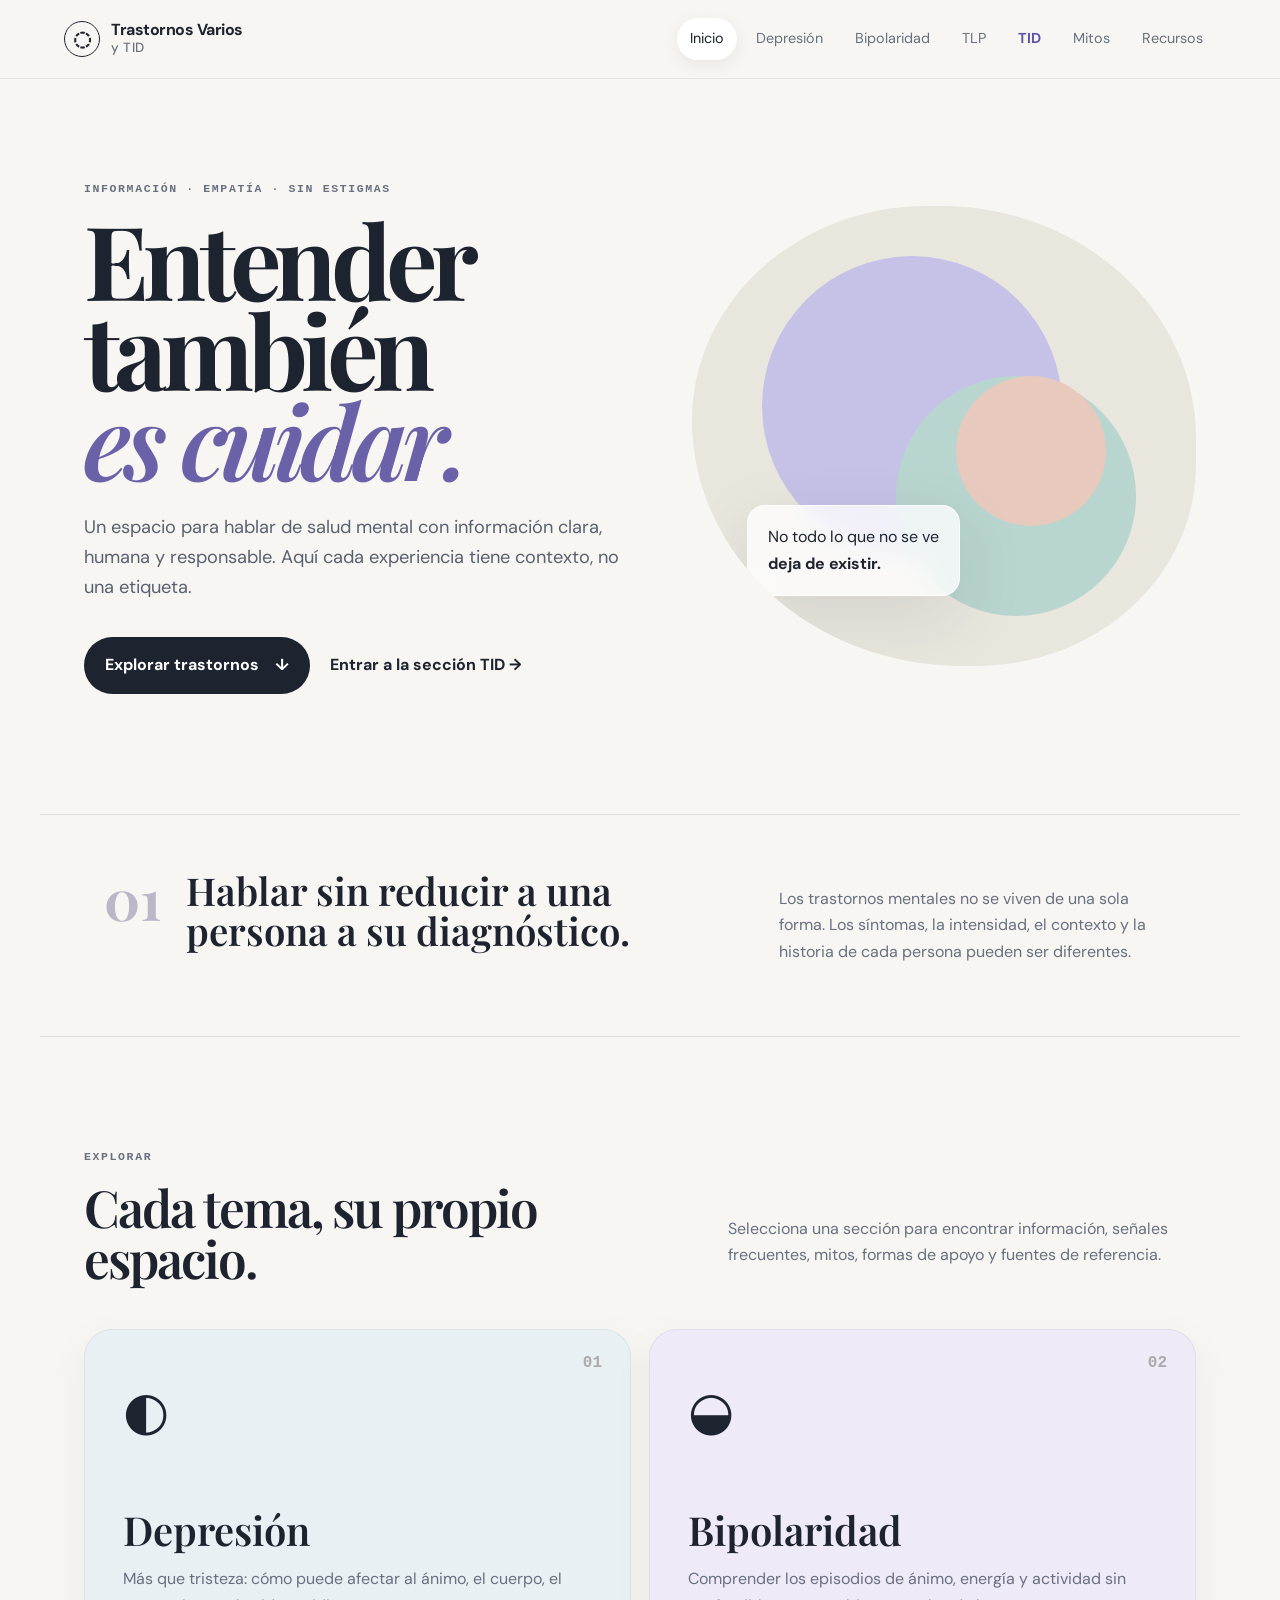
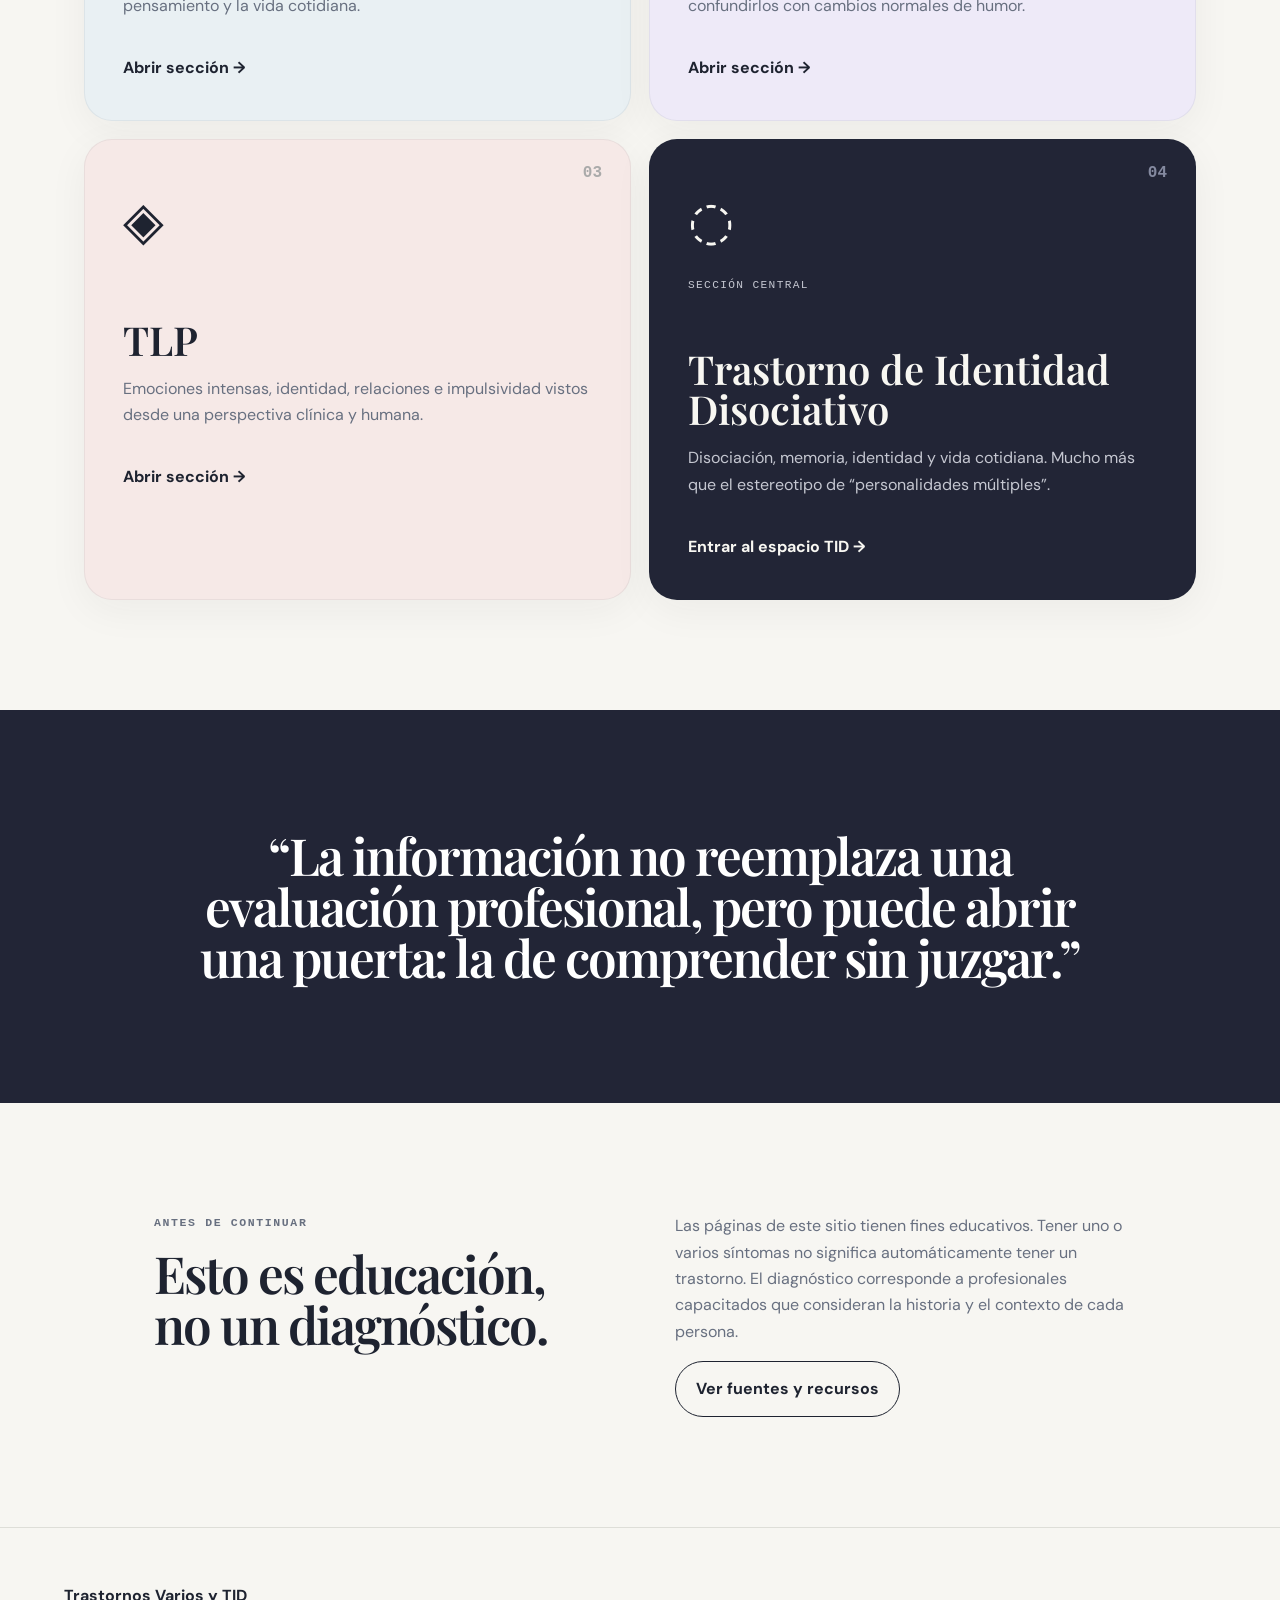
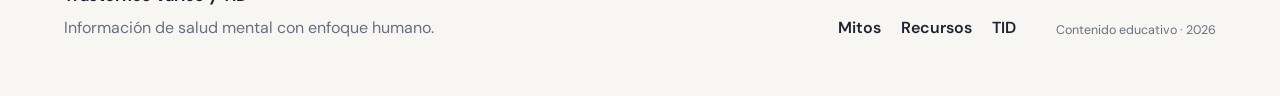
<file: index.html>
<!doctype html>
<html lang="es">
<head>
<meta charset="utf-8"><meta name="viewport" content="width=device-width,initial-scale=1">
<meta name="description" content="Espacio educativo sobre salud mental: depresión, bipolaridad, TLP y trastorno de identidad disociativo.">
<title>Trastornos Varios · Salud mental sin estigmas</title>
<link rel="preconnect" href="https://fonts.googleapis.com"><link rel="preconnect" href="https://fonts.gstatic.com" crossorigin>
<link href="https://fonts.googleapis.com/css2?family=DM+Sans:wght@400;500;600;700&family=Playfair+Display:wght@600;700&display=swap" rel="stylesheet">
<link rel="stylesheet" href="css/style.css"><link rel="stylesheet" href="css/pages.css">
</head>
<body class="page-home">
<div class="progress" id="progress"></div>
<header class="site-header"><a class="brand" href="index.html"><span class="brand-mark">◌</span><span>Trastornos Varios<br><small>y TID</small></span></a><button class="menu-toggle" aria-label="Abrir menú">☰</button><nav class="main-nav"><a class="active" href="index.html">Inicio</a><a href="depresion.html">Depresión</a><a href="bipolaridad.html">Bipolaridad</a><a href="tlp.html">TLP</a><a class="tid-link" href="tid.html">TID</a><a href="mitos.html">Mitos</a><a href="recursos.html">Recursos</a></nav></header>
<main>
<section class="hero home-hero reveal"><div class="hero-copy"><p class="eyebrow">INFORMACIÓN · EMPATÍA · SIN ESTIGMAS</p><h1>Entender también<br><em>es cuidar.</em></h1><p class="lead">Un espacio para hablar de salud mental con información clara, humana y responsable. Aquí cada experiencia tiene contexto, no una etiqueta.</p><div class="hero-actions"><a class="btn btn-primary" href="#explorar">Explorar trastornos <span>↓</span></a><a class="text-link" href="tid.html">Entrar a la sección TID →</a></div></div><div class="hero-art" aria-hidden="true"><div class="orb orb-a"></div><div class="orb orb-b"></div><div class="orb orb-c"></div><div class="hero-note">No todo lo que no se ve<br><strong>deja de existir.</strong></div></div></section>
<section class="intro-strip reveal"><div><span class="big-number">01</span><h2>Hablar sin reducir a una persona a su diagnóstico.</h2></div><p>Los trastornos mentales no se viven de una sola forma. Los síntomas, la intensidad, el contexto y la historia de cada persona pueden ser diferentes.</p></section>
<section id="explorar" class="section reveal"><div class="section-heading"><div><p class="eyebrow">EXPLORAR</p><h2>Cada tema, su propio espacio.</h2></div><p>Selecciona una sección para encontrar información, señales frecuentes, mitos, formas de apoyo y fuentes de referencia.</p></div>
<div class="condition-grid">
<a class="condition-card depression" href="depresion.html"><span class="card-number">01</span><span class="card-icon">◐</span><h3>Depresión</h3><p>Más que tristeza: cómo puede afectar al ánimo, el cuerpo, el pensamiento y la vida cotidiana.</p><span class="card-link">Abrir sección →</span></a>
<a class="condition-card bipolar" href="bipolaridad.html"><span class="card-number">02</span><span class="card-icon">◒</span><h3>Bipolaridad</h3><p>Comprender los episodios de ánimo, energía y actividad sin confundirlos con cambios normales de humor.</p><span class="card-link">Abrir sección →</span></a>
<a class="condition-card tlp" href="tlp.html"><span class="card-number">03</span><span class="card-icon">◈</span><h3>TLP</h3><p>Emociones intensas, identidad, relaciones e impulsividad vistos desde una perspectiva clínica y humana.</p><span class="card-link">Abrir sección →</span></a>
<a class="condition-card tid featured" href="tid.html"><span class="card-number">04</span><span class="card-icon">◌</span><p class="mini-label">SECCIÓN CENTRAL</p><h3>Trastorno de Identidad Disociativo</h3><p>Disociación, memoria, identidad y vida cotidiana. Mucho más que el estereotipo de “personalidades múltiples”.</p><span class="card-link">Entrar al espacio TID →</span></a>
</div></section>
<section class="quote-section reveal"><blockquote>“La información no reemplaza una evaluación profesional, pero puede abrir una puerta: la de comprender sin juzgar.”</blockquote></section>
<section class="mini-about reveal"><div><p class="eyebrow">ANTES DE CONTINUAR</p><h2>Esto es educación,<br>no un diagnóstico.</h2></div><div><p>Las páginas de este sitio tienen fines educativos. Tener uno o varios síntomas no significa automáticamente tener un trastorno. El diagnóstico corresponde a profesionales capacitados que consideran la historia y el contexto de cada persona.</p><a class="btn btn-outline" href="recursos.html">Ver fuentes y recursos</a></div></section>
</main>
<footer class="site-footer"><div><strong>Trastornos Varios y TID</strong><p>Información de salud mental con enfoque humano.</p></div><div class="footer-links"><a href="mitos.html">Mitos</a><a href="recursos.html">Recursos</a><a href="tid.html">TID</a></div><p class="copyright">Contenido educativo · 2026</p></footer>
<script src="js/main.js"></script><script src="js/interactions.js"></script>
</body></html>
</file>
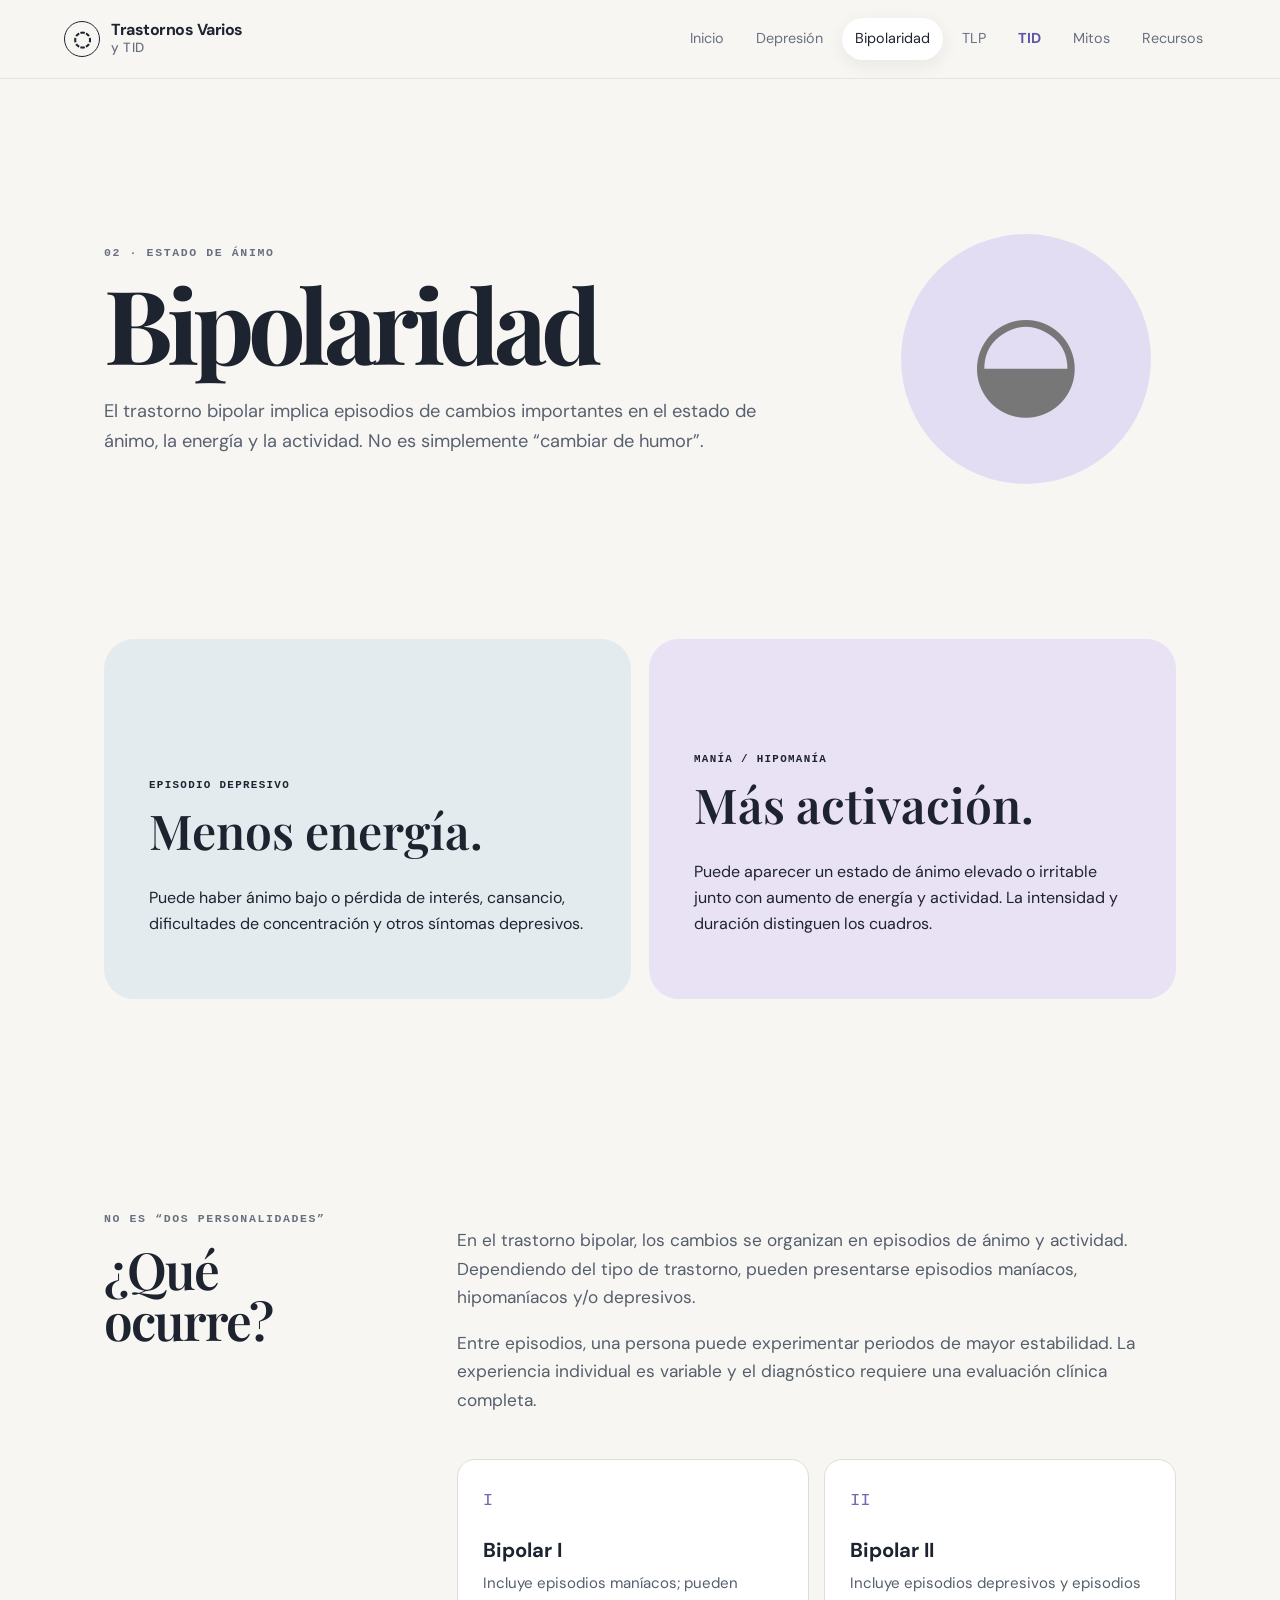
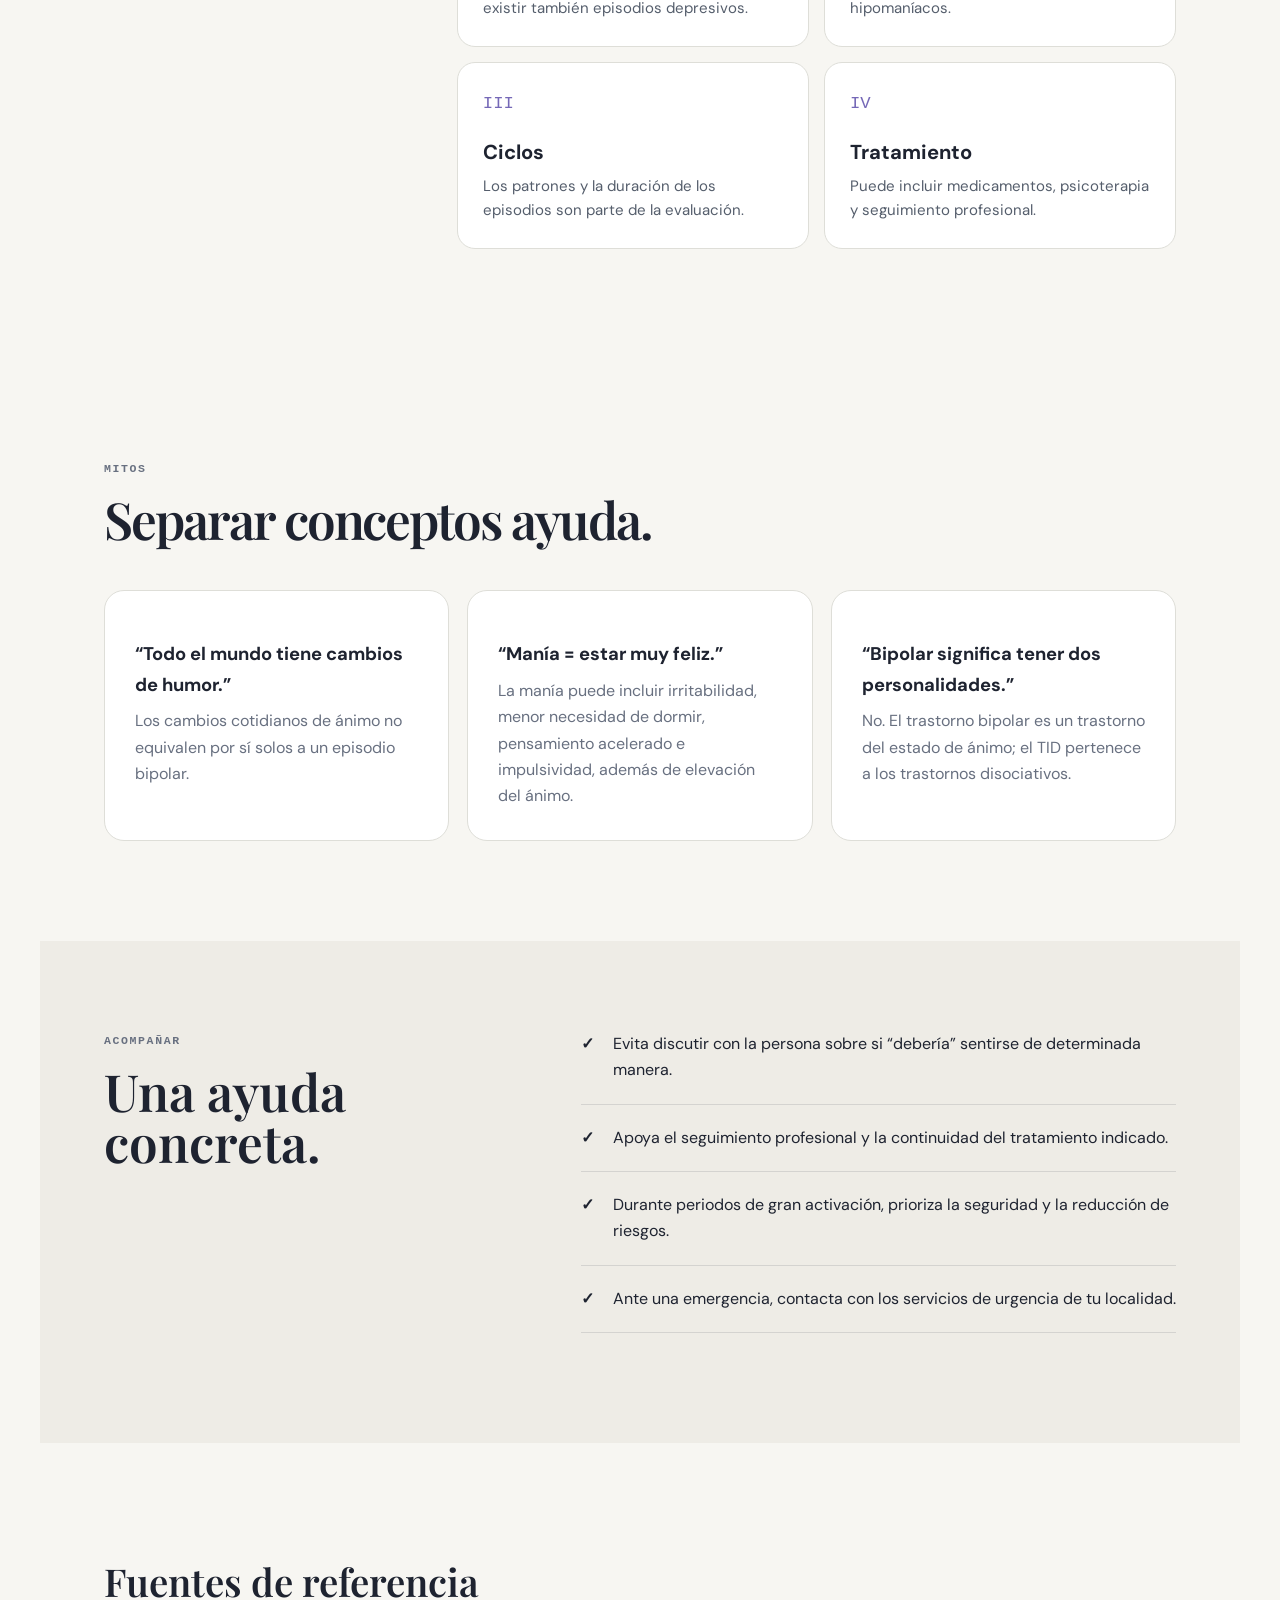
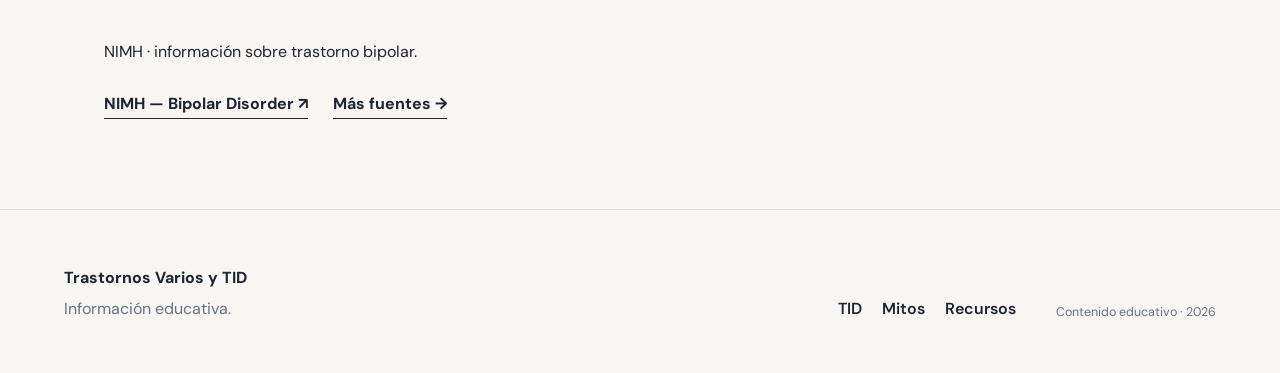
<file: bipolaridad.html>
<!doctype html><html lang="es"><head><meta charset="utf-8"><meta name="viewport" content="width=device-width,initial-scale=1"><meta name="description" content="Información educativa sobre trastorno bipolar."><title>Bipolaridad · Trastornos Varios</title><link rel="preconnect" href="https://fonts.googleapis.com"><link rel="preconnect" href="https://fonts.gstatic.com" crossorigin><link href="https://fonts.googleapis.com/css2?family=DM+Sans:wght@400;500;600;700&family=Playfair+Display:wght@600;700&display=swap" rel="stylesheet"><link rel="stylesheet" href="css/style.css"><link rel="stylesheet" href="css/pages.css"></head><body class="page-bipolar"><div class="progress" id="progress"></div><header class="site-header"><a class="brand" href="index.html"><span class="brand-mark">◌</span><span>Trastornos Varios<br><small>y TID</small></span></a><button class="menu-toggle" aria-label="Abrir menú">☰</button><nav class="main-nav"><a href="index.html">Inicio</a><a href="depresion.html">Depresión</a><a class="active" href="bipolaridad.html">Bipolaridad</a><a href="tlp.html">TLP</a><a class="tid-link" href="tid.html">TID</a><a href="mitos.html">Mitos</a><a href="recursos.html">Recursos</a></nav></header>
<main><section class="page-hero reveal"><div><p class="eyebrow">02 · ESTADO DE ÁNIMO</p><h1>Bipolaridad</h1><p class="lead">El trastorno bipolar implica episodios de cambios importantes en el estado de ánimo, la energía y la actividad. No es simplemente “cambiar de humor”.</p></div><div class="hero-symbol">◒</div></section>
<section class="split-visual reveal"><div class="mood-panel low"><span>EPISODIO DEPRESIVO</span><h2>Menos energía.</h2><p>Puede haber ánimo bajo o pérdida de interés, cansancio, dificultades de concentración y otros síntomas depresivos.</p></div><div class="mood-panel high"><span>MANÍA / HIPOMANÍA</span><h2>Más activación.</h2><p>Puede aparecer un estado de ánimo elevado o irritable junto con aumento de energía y actividad. La intensidad y duración distinguen los cuadros.</p></div></section>
<section class="content-two reveal"><div class="sticky-title"><p class="eyebrow">NO ES “DOS PERSONALIDADES”</p><h2>¿Qué ocurre?</h2></div><div class="prose"><p>En el trastorno bipolar, los cambios se organizan en episodios de ánimo y actividad. Dependiendo del tipo de trastorno, pueden presentarse episodios maníacos, hipomaníacos y/o depresivos.</p><p>Entre episodios, una persona puede experimentar periodos de mayor estabilidad. La experiencia individual es variable y el diagnóstico requiere una evaluación clínica completa.</p><div class="info-grid"><article><span>I</span><h3>Bipolar I</h3><p>Incluye episodios maníacos; pueden existir también episodios depresivos.</p></article><article><span>II</span><h3>Bipolar II</h3><p>Incluye episodios depresivos y episodios hipomaníacos.</p></article><article><span>III</span><h3>Ciclos</h3><p>Los patrones y la duración de los episodios son parte de la evaluación.</p></article><article><span>IV</span><h3>Tratamiento</h3><p>Puede incluir medicamentos, psicoterapia y seguimiento profesional.</p></article></div></div></section>
<section class="myth-section reveal"><div class="section-heading"><div><p class="eyebrow">MITOS</p><h2>Separar conceptos ayuda.</h2></div></div><div class="myth-grid"><article><b>“Todo el mundo tiene cambios de humor.”</b><p>Los cambios cotidianos de ánimo no equivalen por sí solos a un episodio bipolar.</p></article><article><b>“Manía = estar muy feliz.”</b><p>La manía puede incluir irritabilidad, menor necesidad de dormir, pensamiento acelerado e impulsividad, además de elevación del ánimo.</p></article><article><b>“Bipolar significa tener dos personalidades.”</b><p>No. El trastorno bipolar es un trastorno del estado de ánimo; el TID pertenece a los trastornos disociativos.</p></article></div></section>
<section class="support reveal"><div><p class="eyebrow">ACOMPAÑAR</p><h2>Una ayuda concreta.</h2></div><ul class="check-list"><li>Evita discutir con la persona sobre si “debería” sentirse de determinada manera.</li><li>Apoya el seguimiento profesional y la continuidad del tratamiento indicado.</li><li>Durante periodos de gran activación, prioriza la seguridad y la reducción de riesgos.</li><li>Ante una emergencia, contacta con los servicios de urgencia de tu localidad.</li></ul></section>
<section class="sources reveal"><h2>Fuentes de referencia</h2><p>NIMH · información sobre trastorno bipolar.</p><a href="https://www.nimh.nih.gov/health/publications/bipolar-disorder" target="_blank" rel="noopener noreferrer">NIMH — Bipolar Disorder ↗</a><a href="recursos.html">Más fuentes →</a></section></main><footer class="site-footer"><div><strong>Trastornos Varios y TID</strong><p>Información educativa.</p></div><div class="footer-links"><a href="tid.html">TID</a><a href="mitos.html">Mitos</a><a href="recursos.html">Recursos</a></div><p class="copyright">Contenido educativo · 2026</p></footer><script src="js/main.js"></script><script src="js/interactions.js"></script></body></html>
</file>
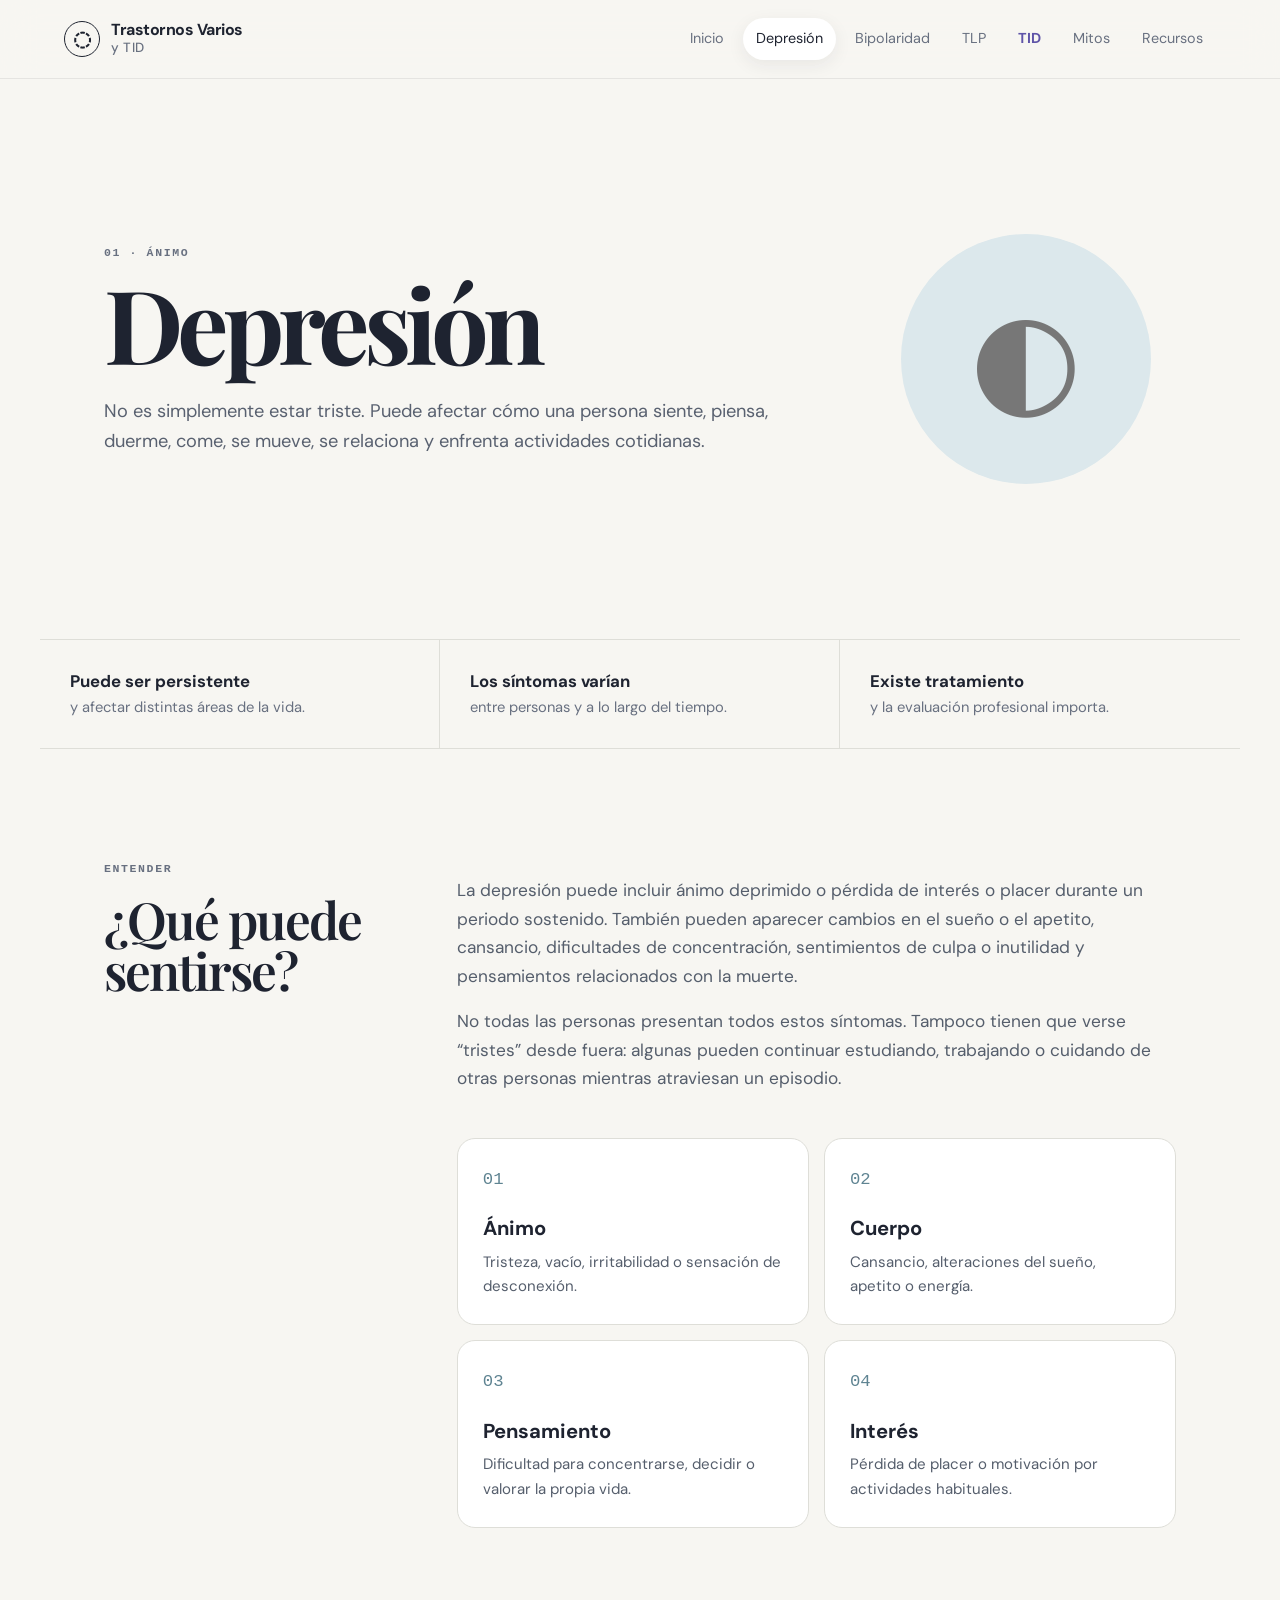
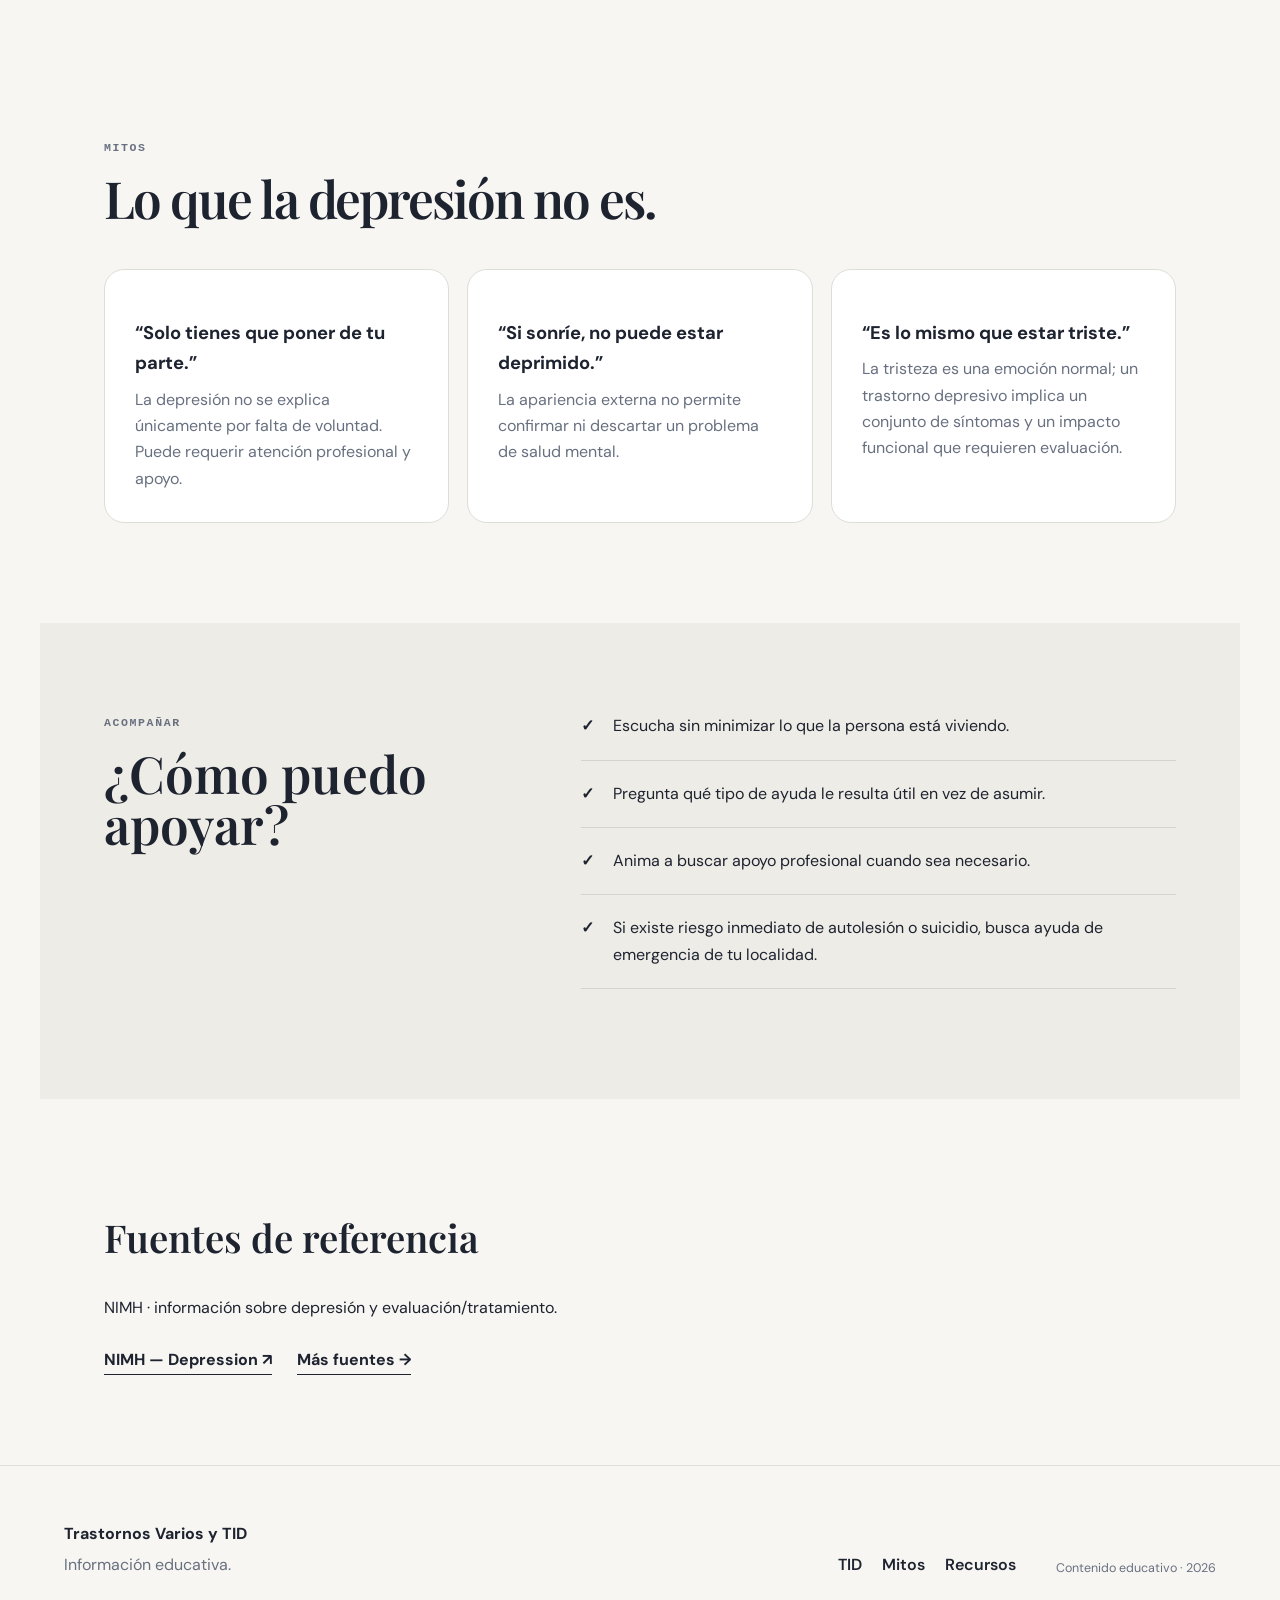
<file: depresion.html>
<!doctype html><html lang="es"><head><meta charset="utf-8"><meta name="viewport" content="width=device-width,initial-scale=1"><meta name="description" content="Información educativa sobre depresión."><title>Depresión · Trastornos Varios</title><link rel="preconnect" href="https://fonts.googleapis.com"><link rel="preconnect" href="https://fonts.gstatic.com" crossorigin><link href="https://fonts.googleapis.com/css2?family=DM+Sans:wght@400;500;600;700&family=Playfair+Display:wght@600;700&display=swap" rel="stylesheet"><link rel="stylesheet" href="css/style.css"><link rel="stylesheet" href="css/pages.css"></head><body class="page-depresion"><div class="progress" id="progress"></div><header class="site-header"><a class="brand" href="index.html"><span class="brand-mark">◌</span><span>Trastornos Varios<br><small>y TID</small></span></a><button class="menu-toggle" aria-label="Abrir menú">☰</button><nav class="main-nav"><a href="index.html">Inicio</a><a class="active" href="depresion.html">Depresión</a><a href="bipolaridad.html">Bipolaridad</a><a href="tlp.html">TLP</a><a class="tid-link" href="tid.html">TID</a><a href="mitos.html">Mitos</a><a href="recursos.html">Recursos</a></nav></header>
<main><section class="page-hero reveal"><div><p class="eyebrow">01 · ÁNIMO</p><h1>Depresión</h1><p class="lead">No es simplemente estar triste. Puede afectar cómo una persona siente, piensa, duerme, come, se mueve, se relaciona y enfrenta actividades cotidianas.</p></div><div class="hero-symbol">◐</div></section>
<section class="fact-band reveal"><div><strong>Puede ser persistente</strong><span>y afectar distintas áreas de la vida.</span></div><div><strong>Los síntomas varían</strong><span>entre personas y a lo largo del tiempo.</span></div><div><strong>Existe tratamiento</strong><span>y la evaluación profesional importa.</span></div></section>
<section class="content-two reveal"><div class="sticky-title"><p class="eyebrow">ENTENDER</p><h2>¿Qué puede sentirse?</h2></div><div class="prose"><p>La depresión puede incluir ánimo deprimido o pérdida de interés o placer durante un periodo sostenido. También pueden aparecer cambios en el sueño o el apetito, cansancio, dificultades de concentración, sentimientos de culpa o inutilidad y pensamientos relacionados con la muerte.</p><p>No todas las personas presentan todos estos síntomas. Tampoco tienen que verse “tristes” desde fuera: algunas pueden continuar estudiando, trabajando o cuidando de otras personas mientras atraviesan un episodio.</p><div class="info-grid"><article><span>01</span><h3>Ánimo</h3><p>Tristeza, vacío, irritabilidad o sensación de desconexión.</p></article><article><span>02</span><h3>Cuerpo</h3><p>Cansancio, alteraciones del sueño, apetito o energía.</p></article><article><span>03</span><h3>Pensamiento</h3><p>Dificultad para concentrarse, decidir o valorar la propia vida.</p></article><article><span>04</span><h3>Interés</h3><p>Pérdida de placer o motivación por actividades habituales.</p></article></div></div></section>
<section class="myth-section reveal"><div class="section-heading"><div><p class="eyebrow">MITOS</p><h2>Lo que la depresión no es.</h2></div></div><div class="myth-grid"><article><b>“Solo tienes que poner de tu parte.”</b><p>La depresión no se explica únicamente por falta de voluntad. Puede requerir atención profesional y apoyo.</p></article><article><b>“Si sonríe, no puede estar deprimido.”</b><p>La apariencia externa no permite confirmar ni descartar un problema de salud mental.</p></article><article><b>“Es lo mismo que estar triste.”</b><p>La tristeza es una emoción normal; un trastorno depresivo implica un conjunto de síntomas y un impacto funcional que requieren evaluación.</p></article></div></section>
<section class="support reveal"><div><p class="eyebrow">ACOMPAÑAR</p><h2>¿Cómo puedo apoyar?</h2></div><ul class="check-list"><li>Escucha sin minimizar lo que la persona está viviendo.</li><li>Pregunta qué tipo de ayuda le resulta útil en vez de asumir.</li><li>Anima a buscar apoyo profesional cuando sea necesario.</li><li>Si existe riesgo inmediato de autolesión o suicidio, busca ayuda de emergencia de tu localidad.</li></ul></section>
<section class="sources reveal"><h2>Fuentes de referencia</h2><p>NIMH · información sobre depresión y evaluación/tratamiento.</p><a href="https://www.nimh.nih.gov/health/publications/depression" target="_blank" rel="noopener noreferrer">NIMH — Depression ↗</a><a href="recursos.html">Más fuentes →</a></section></main><footer class="site-footer"><div><strong>Trastornos Varios y TID</strong><p>Información educativa.</p></div><div class="footer-links"><a href="tid.html">TID</a><a href="mitos.html">Mitos</a><a href="recursos.html">Recursos</a></div><p class="copyright">Contenido educativo · 2026</p></footer><script src="js/main.js"></script><script src="js/interactions.js"></script></body></html>
</file>
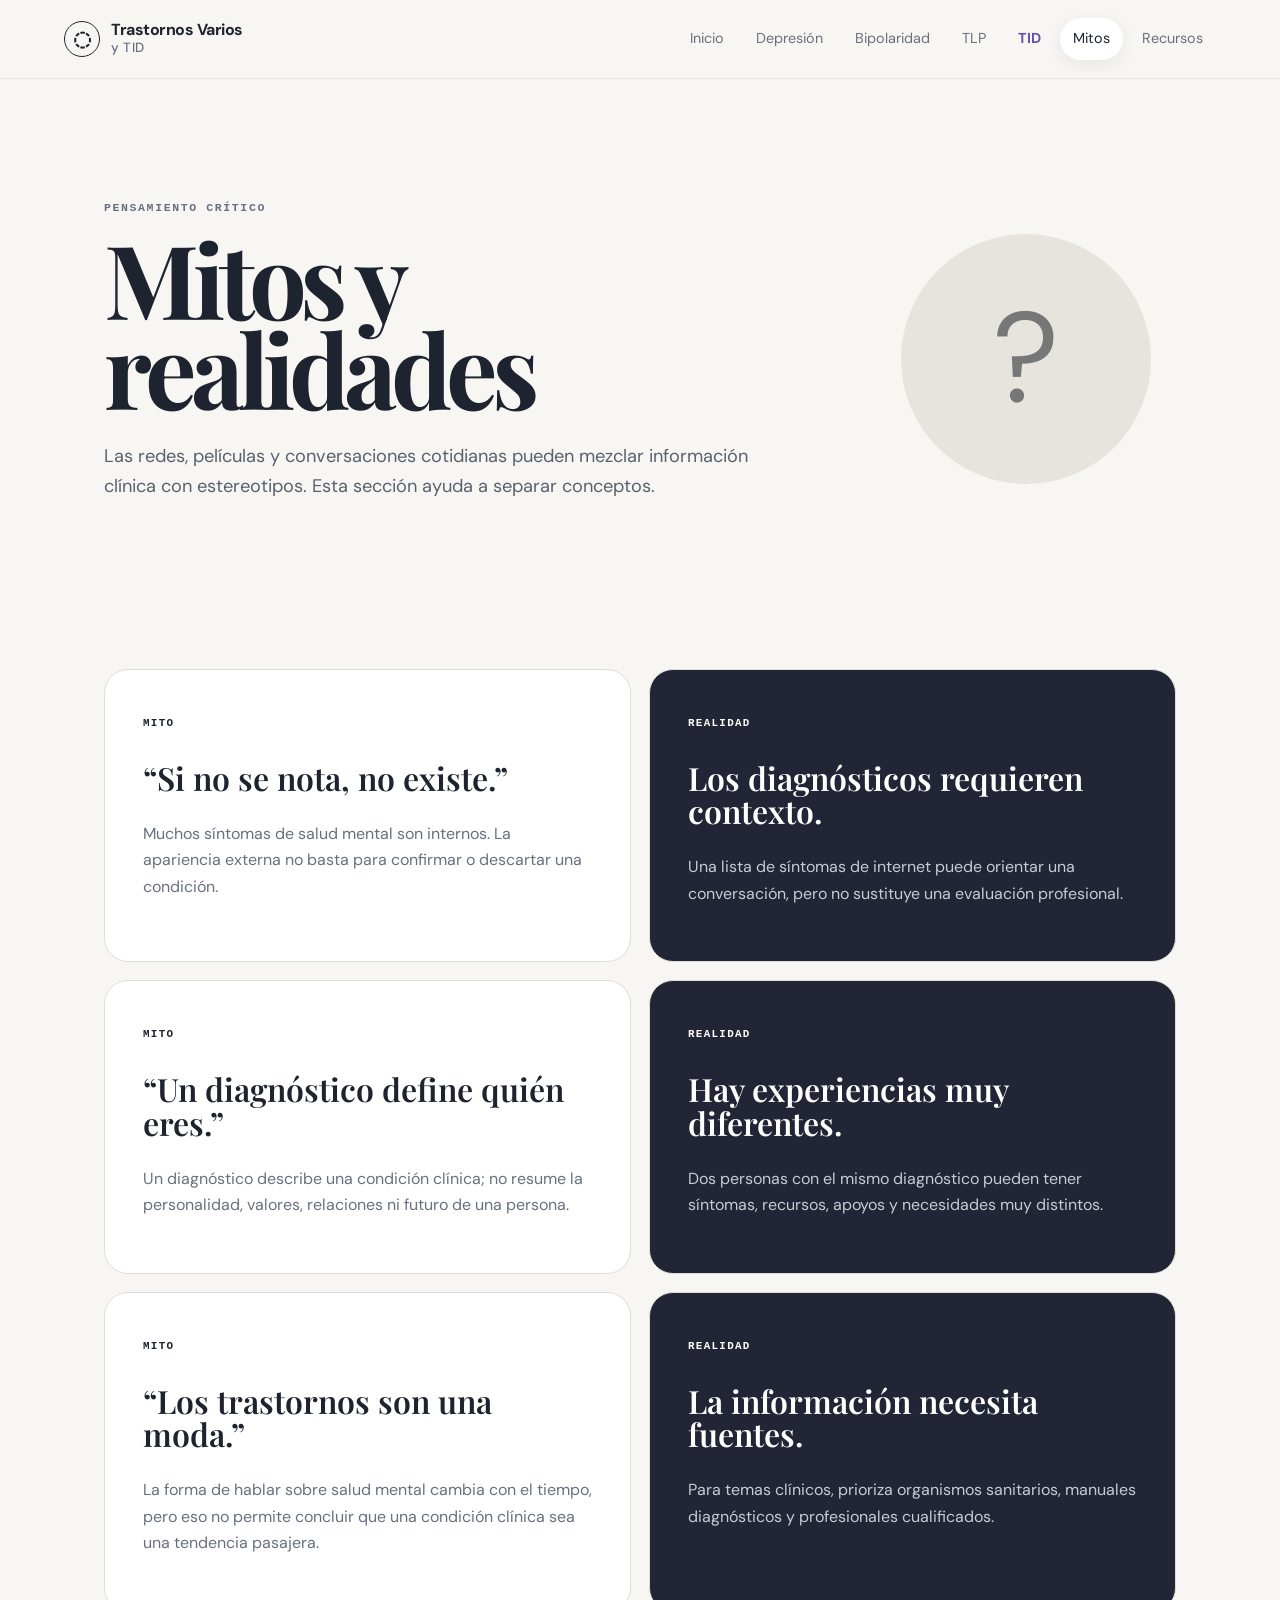
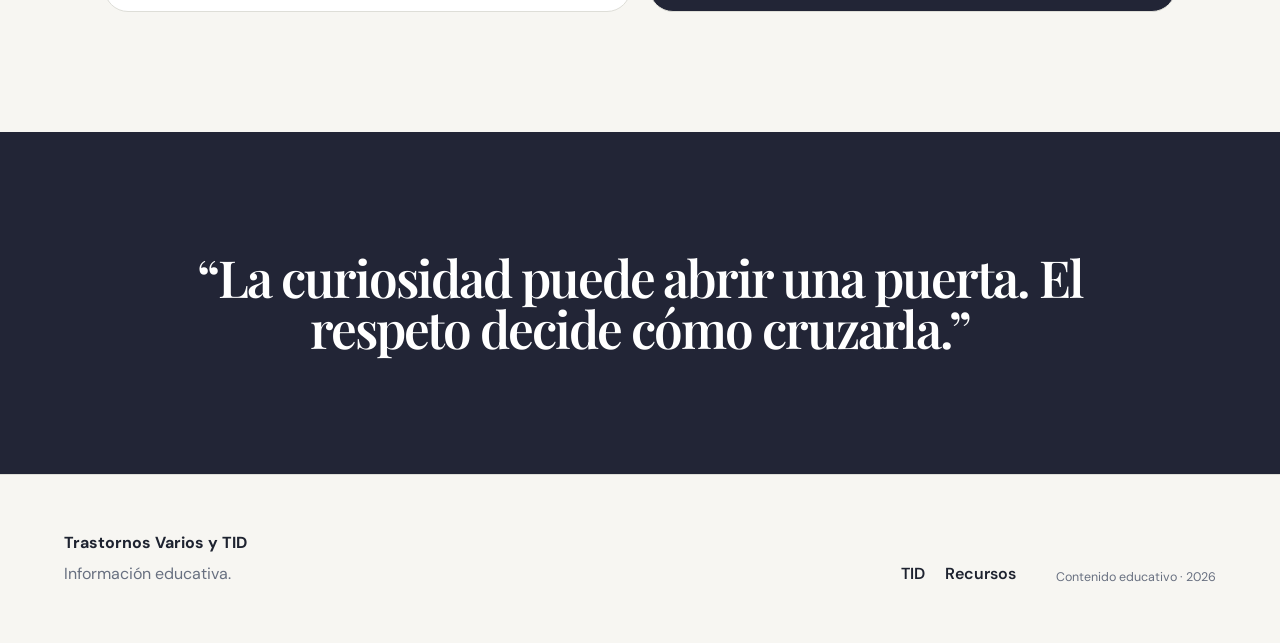
<file: mitos.html>
<!doctype html><html lang="es"><head><meta charset="utf-8"><meta name="viewport" content="width=device-width,initial-scale=1"><meta name="description" content="Mitos y realidades sobre salud mental."><title>Mitos y realidades · Trastornos Varios</title><link rel="preconnect" href="https://fonts.googleapis.com"><link rel="preconnect" href="https://fonts.gstatic.com" crossorigin><link href="https://fonts.googleapis.com/css2?family=DM+Sans:wght@400;500;600;700&family=Playfair+Display:wght@600;700&display=swap" rel="stylesheet"><link rel="stylesheet" href="css/style.css"><link rel="stylesheet" href="css/pages.css"></head><body><div class="progress" id="progress"></div><header class="site-header"><a class="brand" href="index.html"><span class="brand-mark">◌</span><span>Trastornos Varios<br><small>y TID</small></span></a><button class="menu-toggle" aria-label="Abrir menú">☰</button><nav class="main-nav"><a href="index.html">Inicio</a><a href="depresion.html">Depresión</a><a href="bipolaridad.html">Bipolaridad</a><a href="tlp.html">TLP</a><a class="tid-link" href="tid.html">TID</a><a class="active" href="mitos.html">Mitos</a><a href="recursos.html">Recursos</a></nav></header><main><section class="page-hero neutral reveal"><div><p class="eyebrow">PENSAMIENTO CRÍTICO</p><h1>Mitos y realidades</h1><p class="lead">Las redes, películas y conversaciones cotidianas pueden mezclar información clínica con estereotipos. Esta sección ayuda a separar conceptos.</p></div><div class="hero-symbol">?</div></section><section class="myth-board reveal"><article><span>MITO</span><h2>“Si no se nota, no existe.”</h2><p>Muchos síntomas de salud mental son internos. La apariencia externa no basta para confirmar o descartar una condición.</p></article><article><span>REALIDAD</span><h2>Los diagnósticos requieren contexto.</h2><p>Una lista de síntomas de internet puede orientar una conversación, pero no sustituye una evaluación profesional.</p></article><article><span>MITO</span><h2>“Un diagnóstico define quién eres.”</h2><p>Un diagnóstico describe una condición clínica; no resume la personalidad, valores, relaciones ni futuro de una persona.</p></article><article><span>REALIDAD</span><h2>Hay experiencias muy diferentes.</h2><p>Dos personas con el mismo diagnóstico pueden tener síntomas, recursos, apoyos y necesidades muy distintos.</p></article><article><span>MITO</span><h2>“Los trastornos son una moda.”</h2><p>La forma de hablar sobre salud mental cambia con el tiempo, pero eso no permite concluir que una condición clínica sea una tendencia pasajera.</p></article><article><span>REALIDAD</span><h2>La información necesita fuentes.</h2><p>Para temas clínicos, prioriza organismos sanitarios, manuales diagnósticos y profesionales cualificados.</p></article></section><section class="quote-section reveal"><blockquote>“La curiosidad puede abrir una puerta. El respeto decide cómo cruzarla.”</blockquote></section></main><footer class="site-footer"><div><strong>Trastornos Varios y TID</strong><p>Información educativa.</p></div><div class="footer-links"><a href="tid.html">TID</a><a href="recursos.html">Recursos</a></div><p class="copyright">Contenido educativo · 2026</p></footer><script src="js/main.js"></script><script src="js/interactions.js"></script></body></html>
</file>
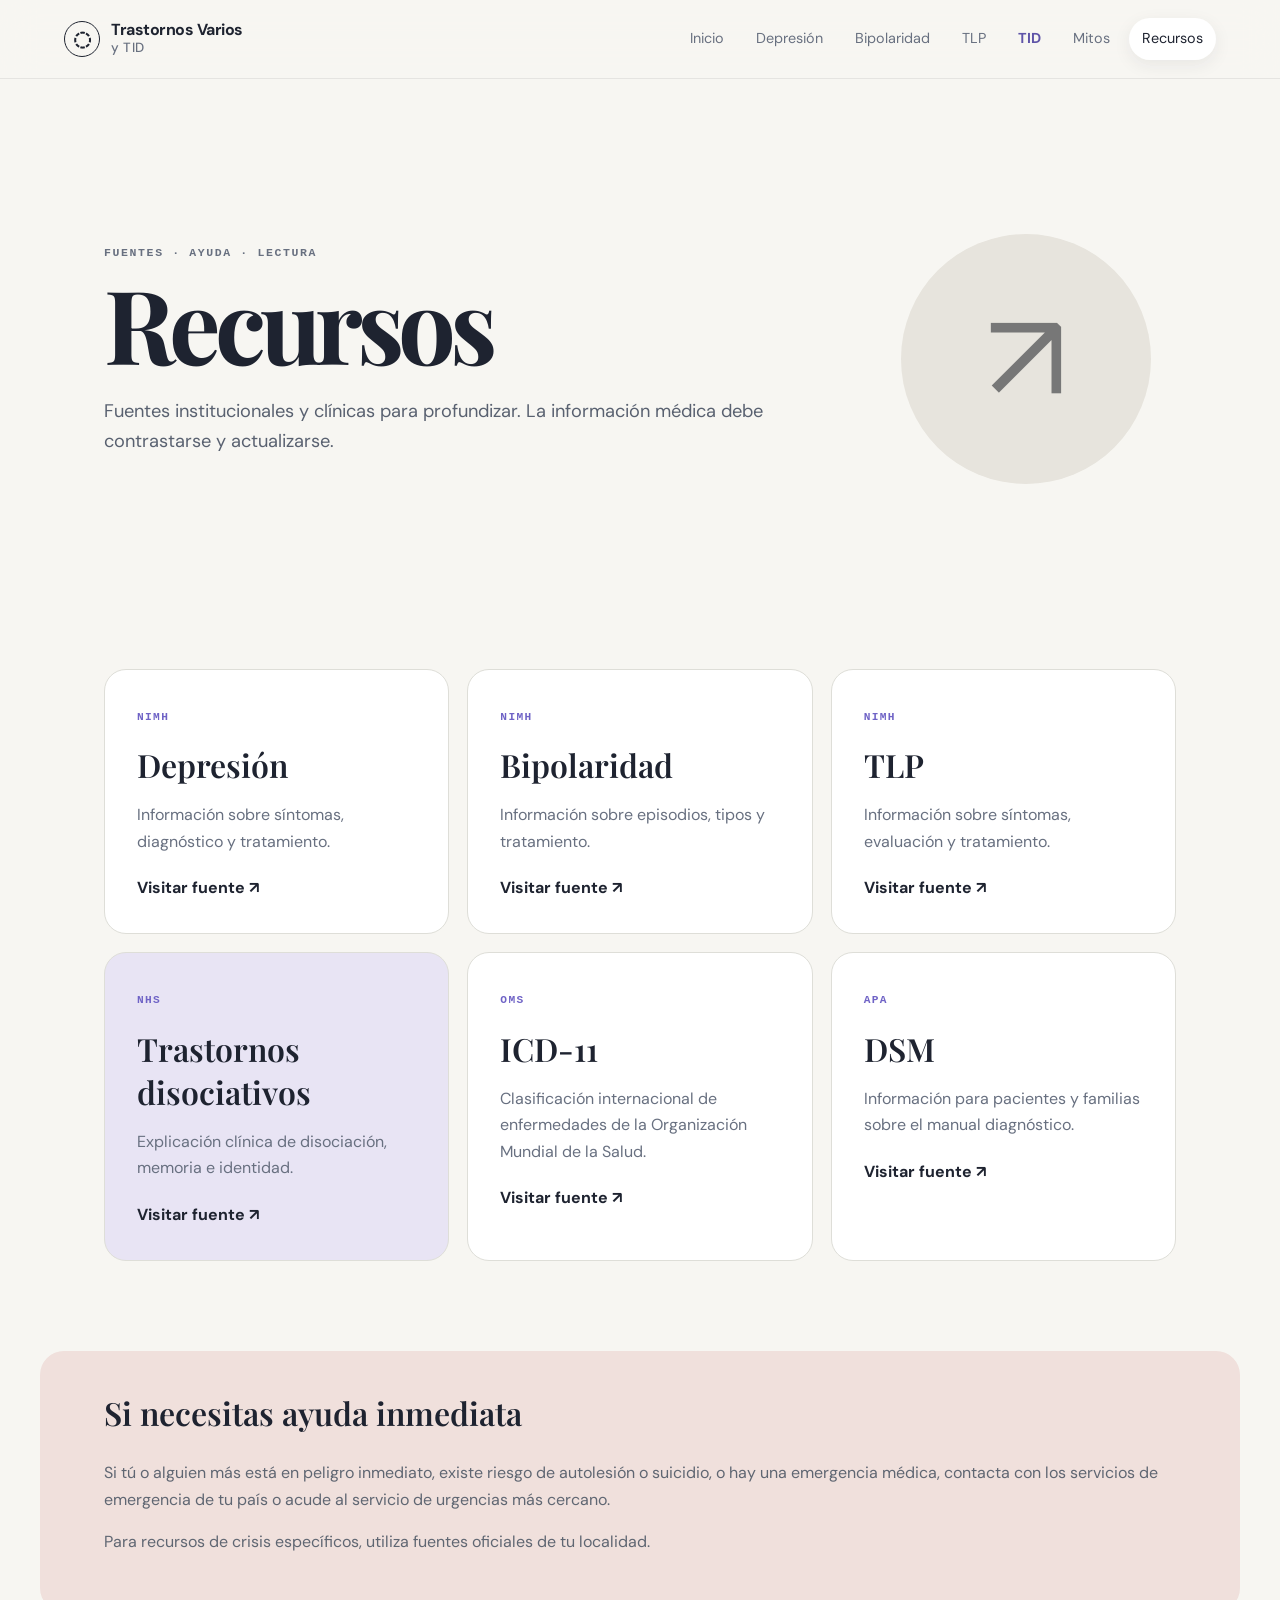
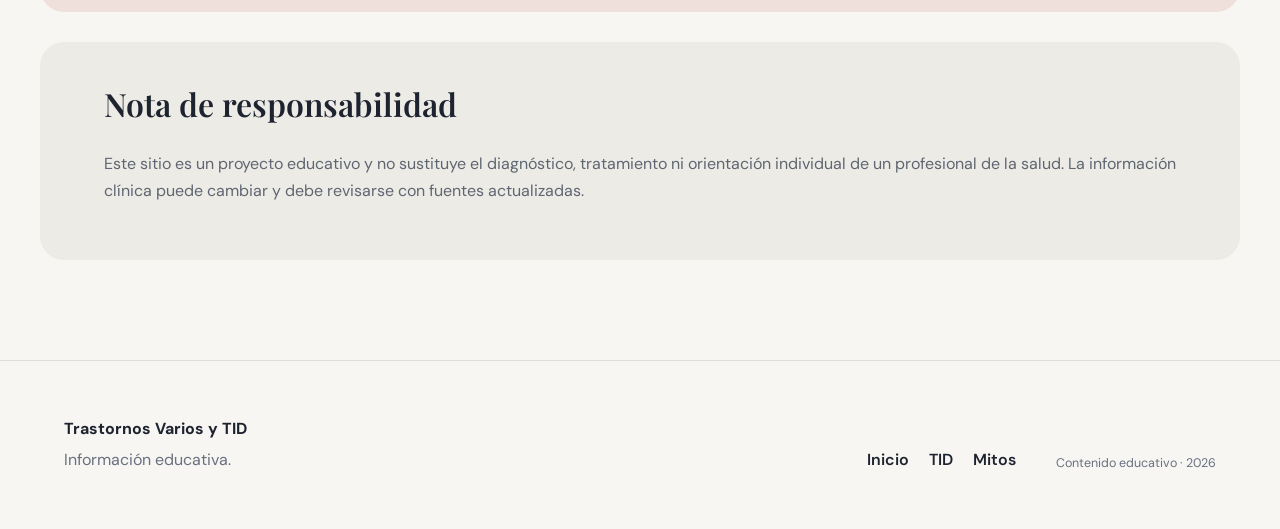
<file: recursos.html>
<!doctype html><html lang="es"><head><meta charset="utf-8"><meta name="viewport" content="width=device-width,initial-scale=1"><meta name="description" content="Fuentes y recursos de salud mental."><title>Recursos y fuentes · Trastornos Varios</title><link rel="preconnect" href="https://fonts.googleapis.com"><link rel="preconnect" href="https://fonts.gstatic.com" crossorigin><link href="https://fonts.googleapis.com/css2?family=DM+Sans:wght@400;500;600;700&family=Playfair+Display:wght@600;700&display=swap" rel="stylesheet"><link rel="stylesheet" href="css/style.css"><link rel="stylesheet" href="css/pages.css"></head><body><div class="progress" id="progress"></div><header class="site-header"><a class="brand" href="index.html"><span class="brand-mark">◌</span><span>Trastornos Varios<br><small>y TID</small></span></a><button class="menu-toggle" aria-label="Abrir menú">☰</button><nav class="main-nav"><a href="index.html">Inicio</a><a href="depresion.html">Depresión</a><a href="bipolaridad.html">Bipolaridad</a><a href="tlp.html">TLP</a><a class="tid-link" href="tid.html">TID</a><a href="mitos.html">Mitos</a><a class="active" href="recursos.html">Recursos</a></nav></header><main><section class="page-hero neutral reveal"><div><p class="eyebrow">FUENTES · AYUDA · LECTURA</p><h1>Recursos</h1><p class="lead">Fuentes institucionales y clínicas para profundizar. La información médica debe contrastarse y actualizarse.</p></div><div class="hero-symbol">↗</div></section><section class="resource-grid reveal"><a class="resource-card" href="https://www.nimh.nih.gov/health/publications/depression" target="_blank" rel="noopener noreferrer"><span>NIMH</span><h2>Depresión</h2><p>Información sobre síntomas, diagnóstico y tratamiento.</p><b>Visitar fuente ↗</b></a><a class="resource-card" href="https://www.nimh.nih.gov/health/publications/bipolar-disorder" target="_blank" rel="noopener noreferrer"><span>NIMH</span><h2>Bipolaridad</h2><p>Información sobre episodios, tipos y tratamiento.</p><b>Visitar fuente ↗</b></a><a class="resource-card" href="https://www.nimh.nih.gov/health/publications/borderline-personality-disorder" target="_blank" rel="noopener noreferrer"><span>NIMH</span><h2>TLP</h2><p>Información sobre síntomas, evaluación y tratamiento.</p><b>Visitar fuente ↗</b></a><a class="resource-card featured-resource" href="https://www.nhs.uk/mental-health/conditions/dissociative-disorders/" target="_blank" rel="noopener noreferrer"><span>NHS</span><h2>Trastornos disociativos</h2><p>Explicación clínica de disociación, memoria e identidad.</p><b>Visitar fuente ↗</b></a><a class="resource-card" href="https://icd.who.int/es" target="_blank" rel="noopener noreferrer"><span>OMS</span><h2>ICD-11</h2><p>Clasificación internacional de enfermedades de la Organización Mundial de la Salud.</p><b>Visitar fuente ↗</b></a><a class="resource-card" href="https://www.psychiatry.org/patients-families/la-salud-mental/%C2%BFque-es-el-dsm" target="_blank" rel="noopener noreferrer"><span>APA</span><h2>DSM</h2><p>Información para pacientes y familias sobre el manual diagnóstico.</p><b>Visitar fuente ↗</b></a></section><section class="emergency-note reveal"><h2>Si necesitas ayuda inmediata</h2><p>Si tú o alguien más está en peligro inmediato, existe riesgo de autolesión o suicidio, o hay una emergencia médica, contacta con los servicios de emergencia de tu país o acude al servicio de urgencias más cercano.</p><p>Para recursos de crisis específicos, utiliza fuentes oficiales de tu localidad.</p></section><section class="disclaimer reveal"><h2>Nota de responsabilidad</h2><p>Este sitio es un proyecto educativo y no sustituye el diagnóstico, tratamiento ni orientación individual de un profesional de la salud. La información clínica puede cambiar y debe revisarse con fuentes actualizadas.</p></section></main><footer class="site-footer"><div><strong>Trastornos Varios y TID</strong><p>Información educativa.</p></div><div class="footer-links"><a href="index.html">Inicio</a><a href="tid.html">TID</a><a href="mitos.html">Mitos</a></div><p class="copyright">Contenido educativo · 2026</p></footer><script src="js/main.js"></script><script src="js/interactions.js"></script></body></html>
</file>
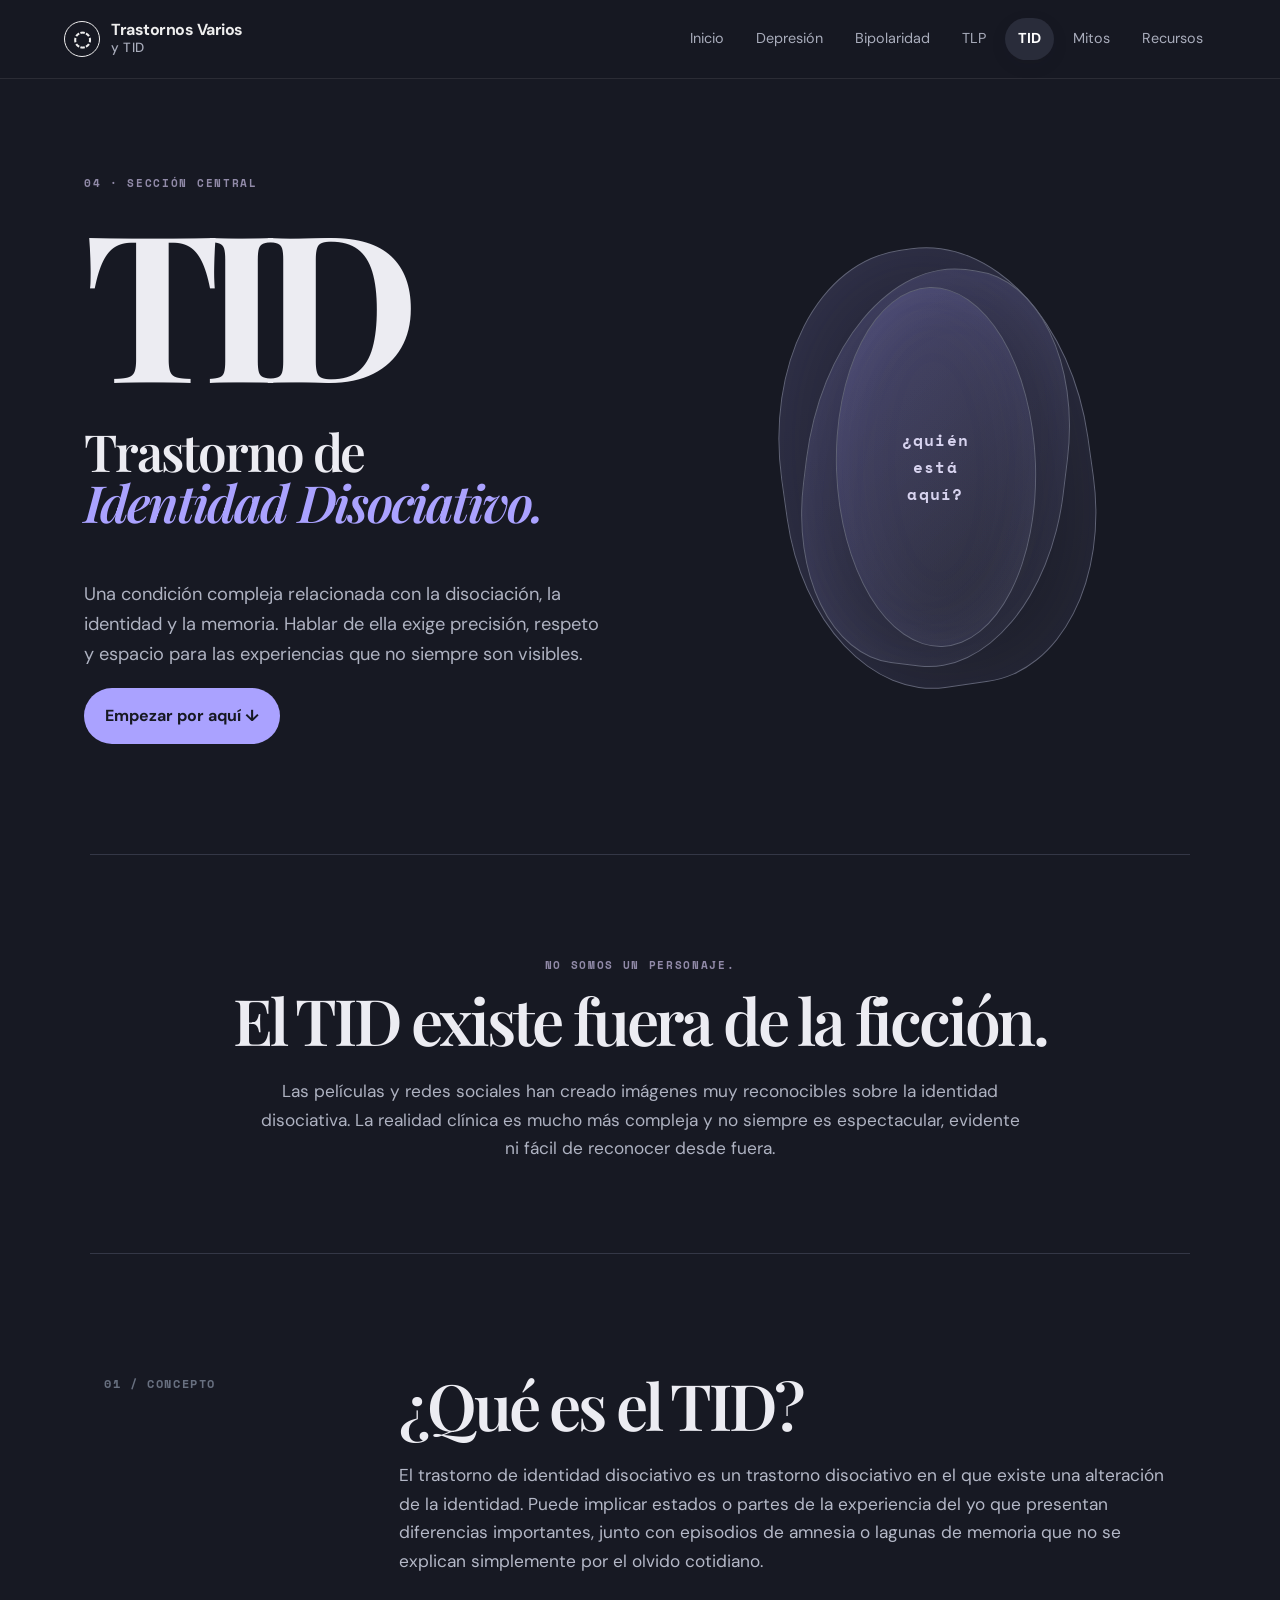
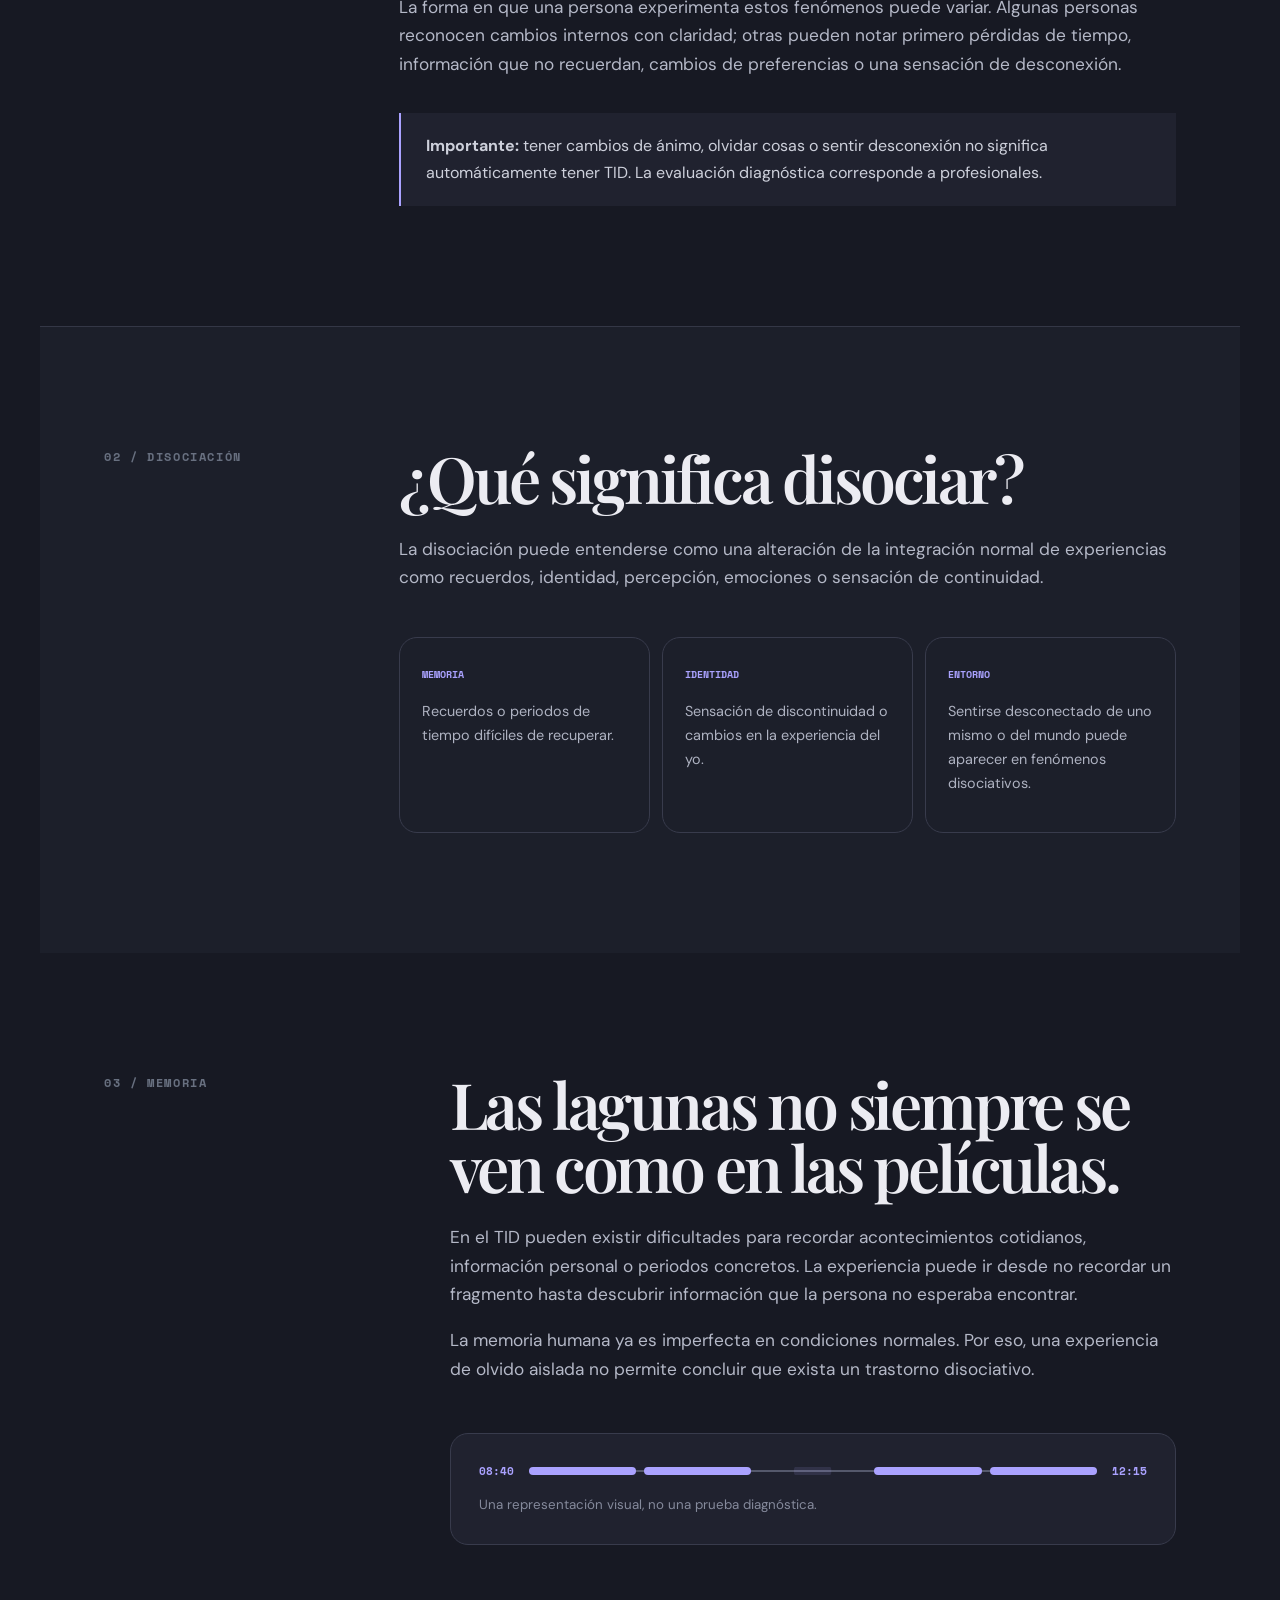
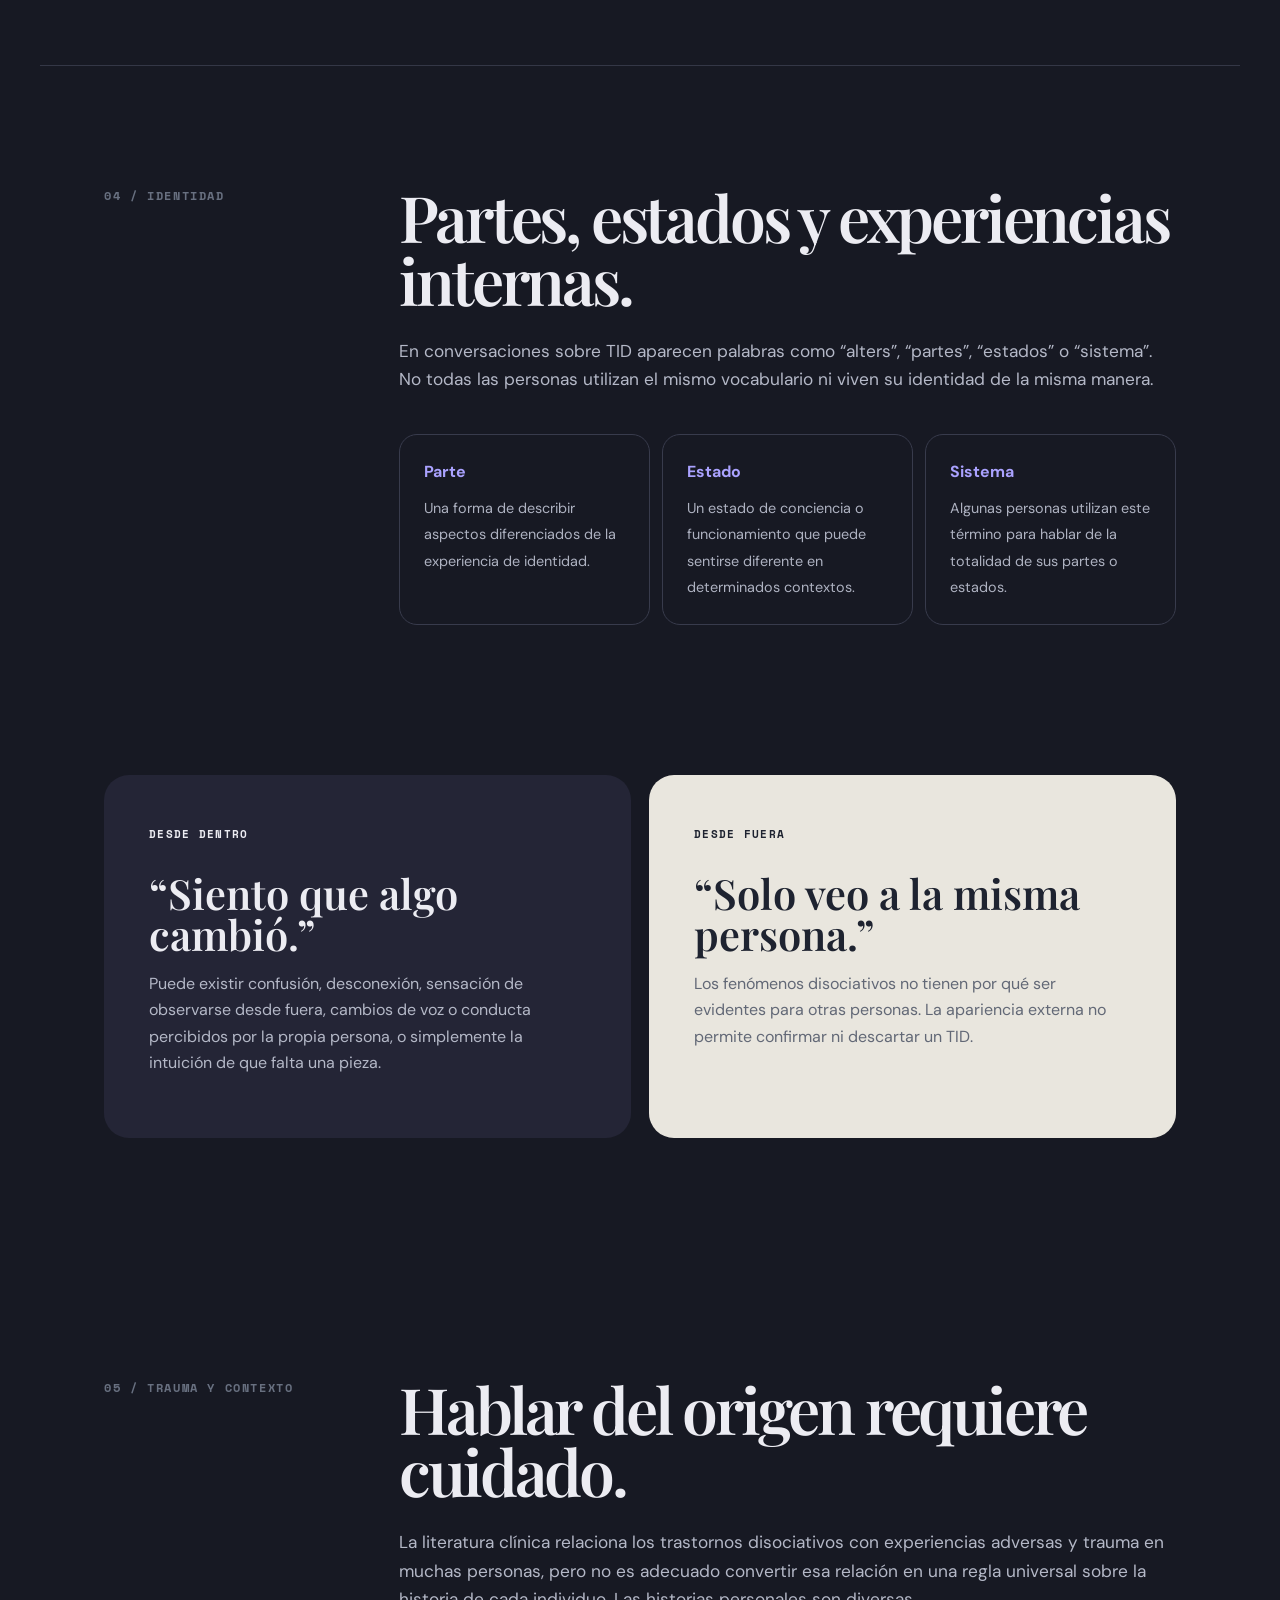
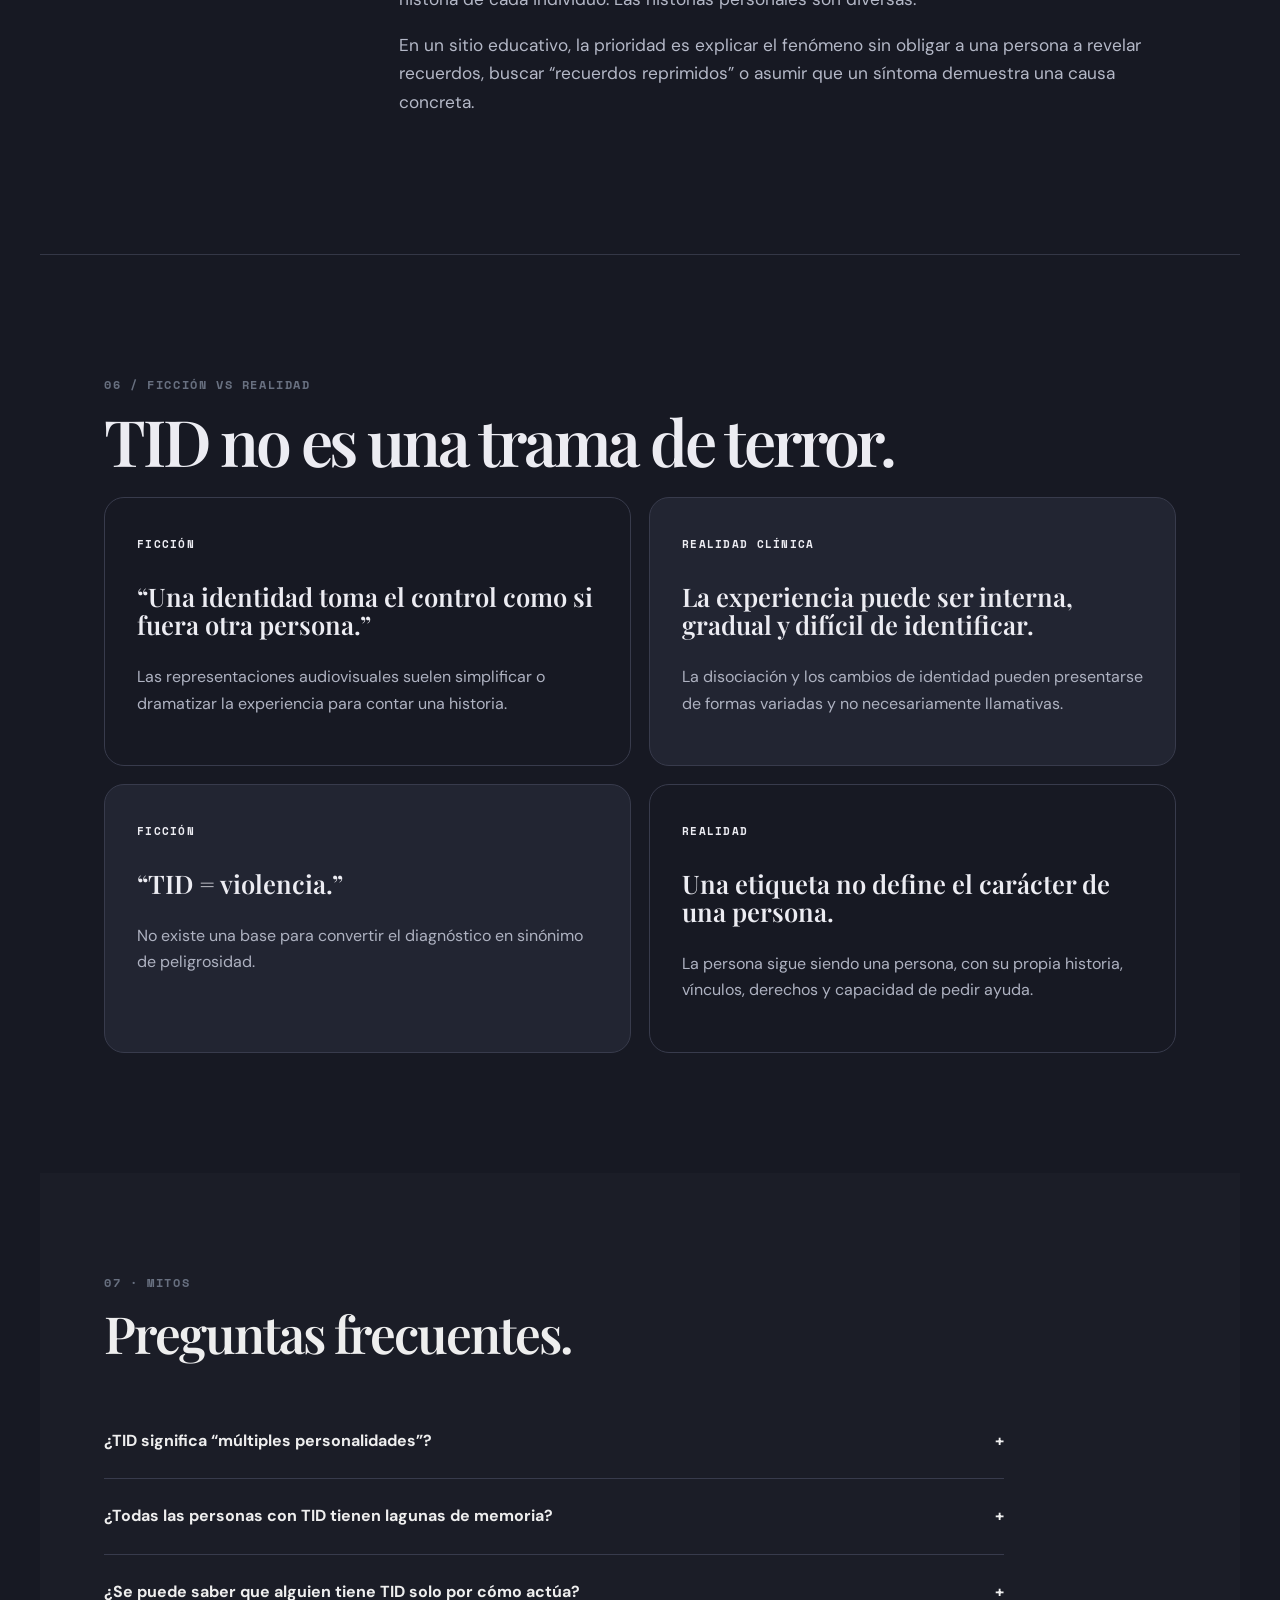
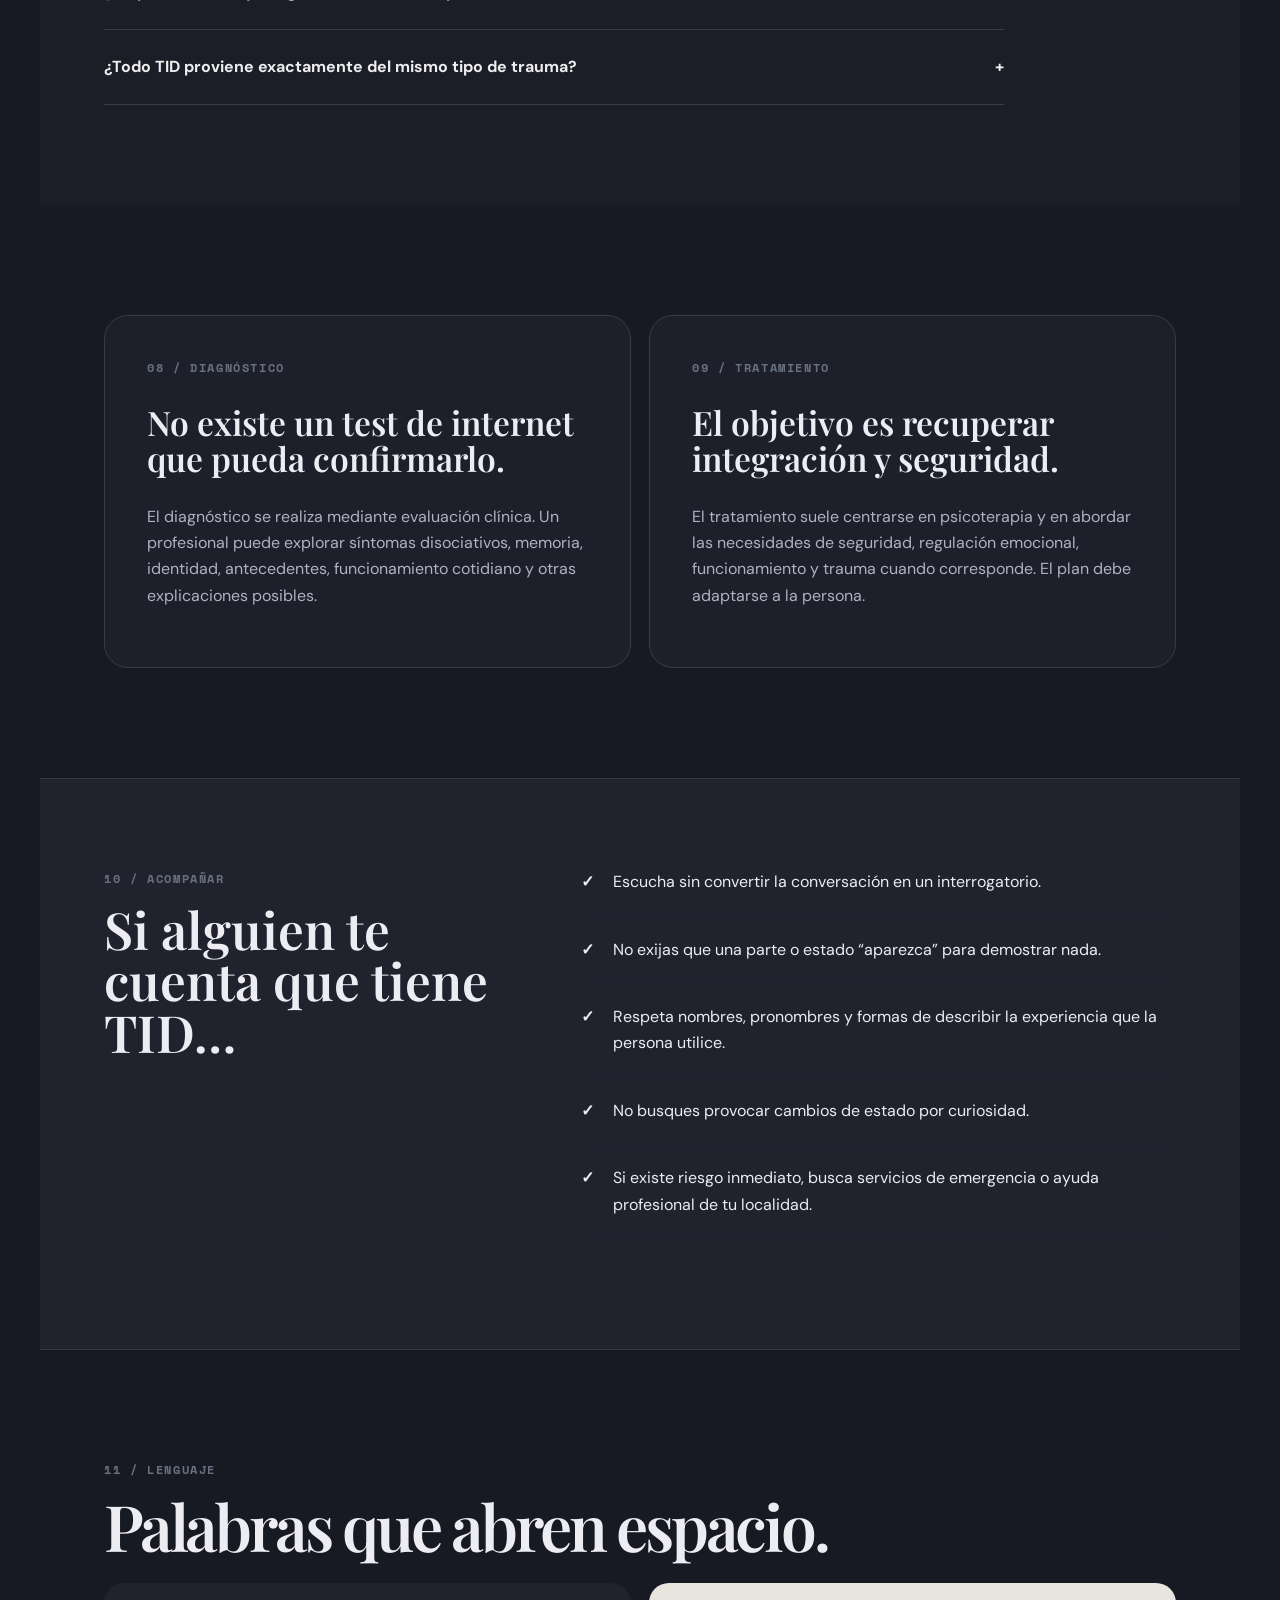
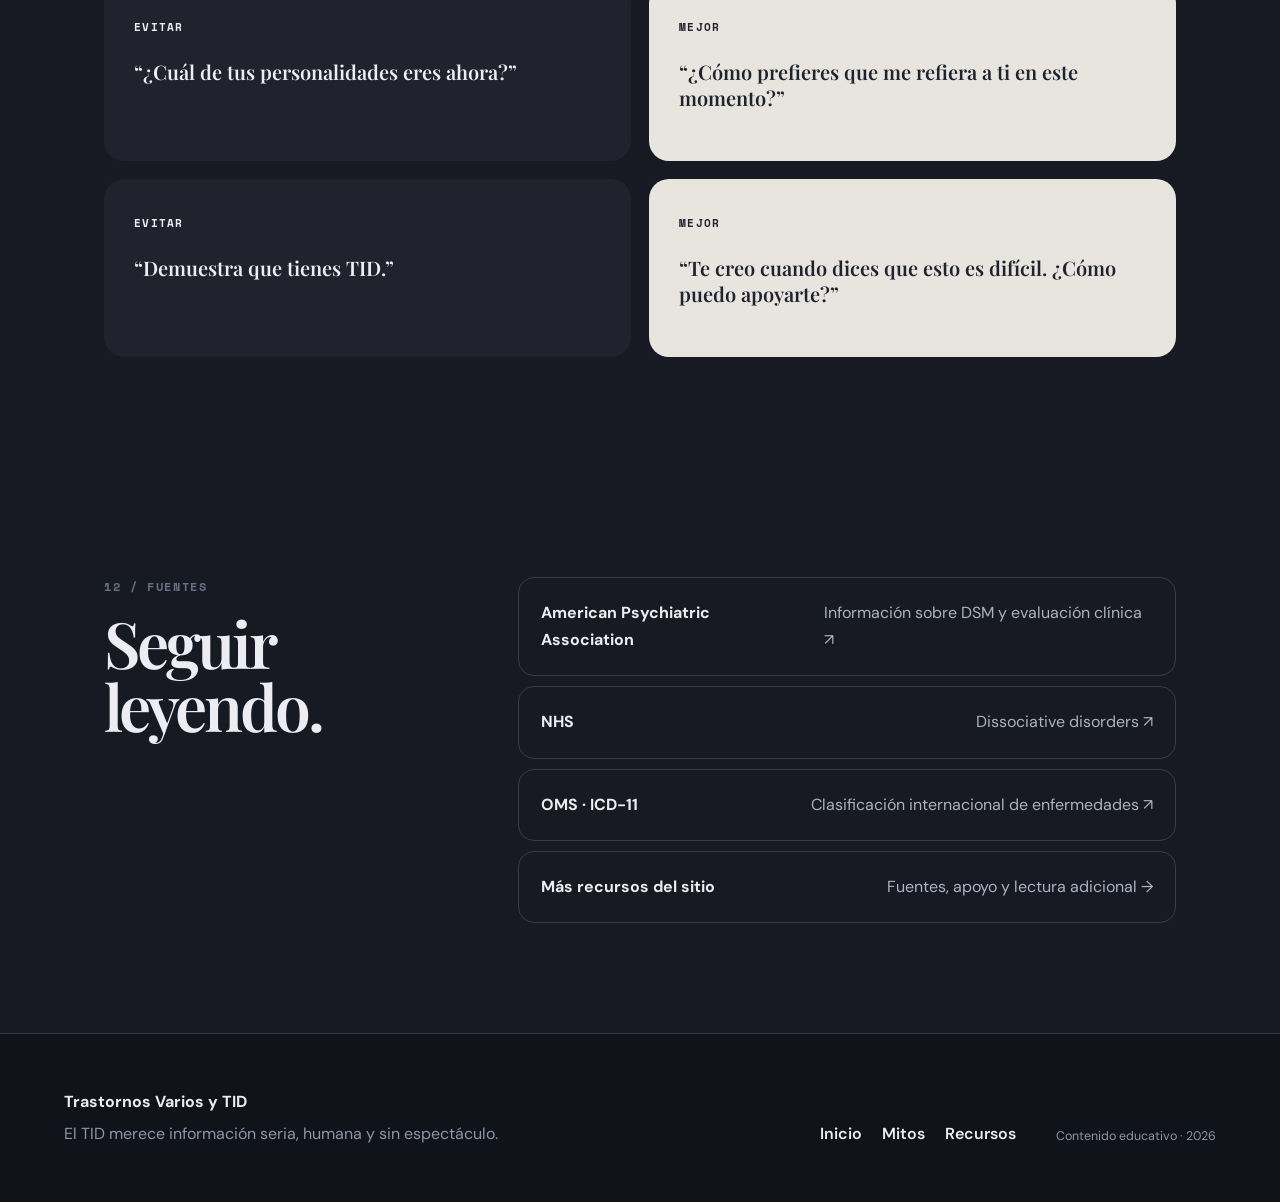
<file: tid.html>
<!doctype html><html lang="es"><head><meta charset="utf-8"><meta name="viewport" content="width=device-width,initial-scale=1"><meta name="description" content="Espacio educativo amplio sobre trastorno de identidad disociativo: disociación, identidad, memoria, mitos, diagnóstico y apoyo."><title>TID · Trastorno de Identidad Disociativo</title><link rel="preconnect" href="https://fonts.googleapis.com"><link rel="preconnect" href="https://fonts.gstatic.com" crossorigin><link href="https://fonts.googleapis.com/css2?family=DM+Sans:wght@400;500;600;700&family=Playfair+Display:wght@600;700&family=Space+Mono:wght@400;700&display=swap" rel="stylesheet"><link rel="stylesheet" href="css/style.css"><link rel="stylesheet" href="css/pages.css"><link rel="stylesheet" href="css/tid.css"></head><body class="page-tid"><div class="progress" id="progress"></div><header class="site-header tid-header"><a class="brand" href="index.html"><span class="brand-mark">◌</span><span>Trastornos Varios<br><small>y TID</small></span></a><button class="menu-toggle" aria-label="Abrir menú">☰</button><nav class="main-nav"><a href="index.html">Inicio</a><a href="depresion.html">Depresión</a><a href="bipolaridad.html">Bipolaridad</a><a href="tlp.html">TLP</a><a class="active tid-link" href="tid.html">TID</a><a href="mitos.html">Mitos</a><a href="recursos.html">Recursos</a></nav></header>
<main>
<section class="tid-hero reveal"><div class="tid-kicker">04 · SECCIÓN CENTRAL</div><div class="tid-hero-grid"><div><h1>TID</h1><p class="tid-subtitle">Trastorno de<br><em>Identidad Disociativo.</em></p><p class="lead">Una condición compleja relacionada con la disociación, la identidad y la memoria. Hablar de ella exige precisión, respeto y espacio para las experiencias que no siempre son visibles.</p><a class="btn btn-tid" href="#que-es">Empezar por aquí ↓</a></div><div class="mirror-art" aria-hidden="true"><div class="mirror m1"></div><div class="mirror m2"></div><div class="mirror m3"></div><span>¿quién<br>está<br>aquí?</span></div></div></section>
<section class="tid-manifesto reveal"><p class="mono">NO SOMOS UN PERSONAJE.</p><h2>El TID existe fuera de la ficción.</h2><p>Las películas y redes sociales han creado imágenes muy reconocibles sobre la identidad disociativa. La realidad clínica es mucho más compleja y no siempre es espectacular, evidente ni fácil de reconocer desde fuera.</p></section>
<section id="que-es" class="tid-section reveal"><div class="tid-label">01 / CONCEPTO</div><div class="tid-content"><h2>¿Qué es el TID?</h2><p>El trastorno de identidad disociativo es un trastorno disociativo en el que existe una alteración de la identidad. Puede implicar estados o partes de la experiencia del yo que presentan diferencias importantes, junto con episodios de amnesia o lagunas de memoria que no se explican simplemente por el olvido cotidiano.</p><p>La forma en que una persona experimenta estos fenómenos puede variar. Algunas personas reconocen cambios internos con claridad; otras pueden notar primero pérdidas de tiempo, información que no recuerdan, cambios de preferencias o una sensación de desconexión.</p><div class="tid-callout"><strong>Importante:</strong> tener cambios de ánimo, olvidar cosas o sentir desconexión no significa automáticamente tener TID. La evaluación diagnóstica corresponde a profesionales.</div></div></section>
<section class="dissociation-panel reveal"><div class="tid-label">02 / DISOCIACIÓN</div><div class="dissociation-copy"><h2>¿Qué significa disociar?</h2><p>La disociación puede entenderse como una alteración de la integración normal de experiencias como recuerdos, identidad, percepción, emociones o sensación de continuidad.</p><div class="signal-list"><div><span>MEMORIA</span><p>Recuerdos o periodos de tiempo difíciles de recuperar.</p></div><div><span>IDENTIDAD</span><p>Sensación de discontinuidad o cambios en la experiencia del yo.</p></div><div><span>ENTORNO</span><p>Sentirse desconectado de uno mismo o del mundo puede aparecer en fenómenos disociativos.</p></div></div></div></section>
<section class="tid-section reverse reveal"><div class="tid-label">03 / MEMORIA</div><div class="tid-content"><h2>Las lagunas no siempre se ven como en las películas.</h2><p>En el TID pueden existir dificultades para recordar acontecimientos cotidianos, información personal o periodos concretos. La experiencia puede ir desde no recordar un fragmento hasta descubrir información que la persona no esperaba encontrar.</p><p>La memoria humana ya es imperfecta en condiciones normales. Por eso, una experiencia de olvido aislada no permite concluir que exista un trastorno disociativo.</p><div class="memory-demo"><span>08:40</span><div class="memory-line"><i></i><i></i><i class="gap"></i><i></i><i></i></div><span>12:15</span><small>Una representación visual, no una prueba diagnóstica.</small></div></div></section>
<section class="identity-layers reveal"><div class="tid-label">04 / IDENTIDAD</div><div><h2>Partes, estados y experiencias internas.</h2><p>En conversaciones sobre TID aparecen palabras como “alters”, “partes”, “estados” o “sistema”. No todas las personas utilizan el mismo vocabulario ni viven su identidad de la misma manera.</p><div class="layer-cards"><article><b>Parte</b><span>Una forma de describir aspectos diferenciados de la experiencia de identidad.</span></article><article><b>Estado</b><span>Un estado de conciencia o funcionamiento que puede sentirse diferente en determinados contextos.</span></article><article><b>Sistema</b><span>Algunas personas utilizan este término para hablar de la totalidad de sus partes o estados.</span></article></div></div></section>
<section class="inside-outside reveal"><div class="inside"><span>DESDE DENTRO</span><h2>“Siento que algo cambió.”</h2><p>Puede existir confusión, desconexión, sensación de observarse desde fuera, cambios de voz o conducta percibidos por la propia persona, o simplemente la intuición de que falta una pieza.</p></div><div class="outside"><span>DESDE FUERA</span><h2>“Solo veo a la misma persona.”</h2><p>Los fenómenos disociativos no tienen por qué ser evidentes para otras personas. La apariencia externa no permite confirmar ni descartar un TID.</p></div></section>
<section class="tid-section reveal"><div class="tid-label">05 / TRAUMA Y CONTEXTO</div><div class="tid-content"><h2>Hablar del origen requiere cuidado.</h2><p>La literatura clínica relaciona los trastornos disociativos con experiencias adversas y trauma en muchas personas, pero no es adecuado convertir esa relación en una regla universal sobre la historia de cada individuo. Las historias personales son diversas.</p><p>En un sitio educativo, la prioridad es explicar el fenómeno sin obligar a una persona a revelar recuerdos, buscar “recuerdos reprimidos” o asumir que un síntoma demuestra una causa concreta.</p></div></section>
<section class="fiction-section reveal"><div><p class="tid-label">06 / FICCIÓN VS REALIDAD</p><h2>TID no es una trama de terror.</h2></div><div class="fiction-grid"><article><span>FICCIÓN</span><h3>“Una identidad toma el control como si fuera otra persona.”</h3><p>Las representaciones audiovisuales suelen simplificar o dramatizar la experiencia para contar una historia.</p></article><article><span>REALIDAD CLÍNICA</span><h3>La experiencia puede ser interna, gradual y difícil de identificar.</h3><p>La disociación y los cambios de identidad pueden presentarse de formas variadas y no necesariamente llamativas.</p></article><article><span>FICCIÓN</span><h3>“TID = violencia.”</h3><p>No existe una base para convertir el diagnóstico en sinónimo de peligrosidad.</p></article><article><span>REALIDAD</span><h3>Una etiqueta no define el carácter de una persona.</h3><p>La persona sigue siendo una persona, con su propia historia, vínculos, derechos y capacidad de pedir ayuda.</p></article></div></section>
<section class="myth-section tid-myths reveal"><div class="section-heading"><div><p class="eyebrow">07 · MITOS</p><h2>Preguntas frecuentes.</h2></div></div><div class="accordion"><button class="accordion-btn">¿TID significa “múltiples personalidades”? <span>+</span></button><div class="accordion-panel"><p>“Múltiples personalidades” es un término popular y antiguo que puede resultar engañoso. El nombre clínico es trastorno de identidad disociativo y el concepto central incluye alteraciones de la identidad y fenómenos de disociación, incluida la amnesia.</p></div><button class="accordion-btn">¿Todas las personas con TID tienen lagunas de memoria? <span>+</span></button><div class="accordion-panel"><p>Las alteraciones de memoria son parte importante de la descripción clínica del TID, pero la forma, frecuencia y gravedad pueden variar. La evaluación debe considerar la experiencia completa de la persona.</p></div><button class="accordion-btn">¿Se puede saber que alguien tiene TID solo por cómo actúa? <span>+</span></button><div class="accordion-panel"><p>No. Un comportamiento observado desde fuera no permite diagnosticar TID. Se requiere una evaluación profesional y cuidadosa.</p></div><button class="accordion-btn">¿Todo TID proviene exactamente del mismo tipo de trauma? <span>+</span></button><div class="accordion-panel"><p>No conviene asumir una historia idéntica para todas las personas. Los antecedentes y las experiencias individuales pueden ser distintos.</p></div></div></section>
<section class="diagnosis-treatment reveal"><div class="dt-card"><p class="tid-label">08 / DIAGNÓSTICO</p><h2>No existe un test de internet que pueda confirmarlo.</h2><p>El diagnóstico se realiza mediante evaluación clínica. Un profesional puede explorar síntomas disociativos, memoria, identidad, antecedentes, funcionamiento cotidiano y otras explicaciones posibles.</p></div><div class="dt-card"><p class="tid-label">09 / TRATAMIENTO</p><h2>El objetivo es recuperar integración y seguridad.</h2><p>El tratamiento suele centrarse en psicoterapia y en abordar las necesidades de seguridad, regulación emocional, funcionamiento y trauma cuando corresponde. El plan debe adaptarse a la persona.</p></div></section>
<section class="support tid-support reveal"><div><p class="tid-label">10 / ACOMPAÑAR</p><h2>Si alguien te cuenta que tiene TID…</h2></div><ul class="check-list"><li>Escucha sin convertir la conversación en un interrogatorio.</li><li>No exijas que una parte o estado “aparezca” para demostrar nada.</li><li>Respeta nombres, pronombres y formas de describir la experiencia que la persona utilice.</li><li>No busques provocar cambios de estado por curiosidad.</li><li>Si existe riesgo inmediato, busca servicios de emergencia o ayuda profesional de tu localidad.</li></ul></section>
<section class="tid-language reveal"><p class="tid-label">11 / LENGUAJE</p><h2>Palabras que abren espacio.</h2><div class="language-grid"><div><span>EVITAR</span><p>“¿Cuál de tus personalidades eres ahora?”</p></div><div><span>MEJOR</span><p>“¿Cómo prefieres que me refiera a ti en este momento?”</p></div><div><span>EVITAR</span><p>“Demuestra que tienes TID.”</p></div><div><span>MEJOR</span><p>“Te creo cuando dices que esto es difícil. ¿Cómo puedo apoyarte?”</p></div></div></section>
<section class="tid-sources reveal"><div><p class="tid-label">12 / FUENTES</p><h2>Seguir leyendo.</h2></div><div class="source-list"><a href="https://www.psychiatry.org/patients-families/la-salud-mental/%C2%BFque-es-el-dsm" target="_blank" rel="noopener noreferrer"><b>American Psychiatric Association</b><span>Información sobre DSM y evaluación clínica ↗</span></a><a href="https://www.nhs.uk/mental-health/conditions/dissociative-disorders/" target="_blank" rel="noopener noreferrer"><b>NHS</b><span>Dissociative disorders ↗</span></a><a href="https://icd.who.int/es" target="_blank" rel="noopener noreferrer"><b>OMS · ICD-11</b><span>Clasificación internacional de enfermedades ↗</span></a><a href="recursos.html"><b>Más recursos del sitio</b><span>Fuentes, apoyo y lectura adicional →</span></a></div></section>
</main><footer class="site-footer tid-footer"><div><strong>Trastornos Varios y TID</strong><p>El TID merece información seria, humana y sin espectáculo.</p></div><div class="footer-links"><a href="index.html">Inicio</a><a href="mitos.html">Mitos</a><a href="recursos.html">Recursos</a></div><p class="copyright">Contenido educativo · 2026</p></footer><script src="js/main.js"></script><script src="js/interactions.js"></script></body></html>
</file>
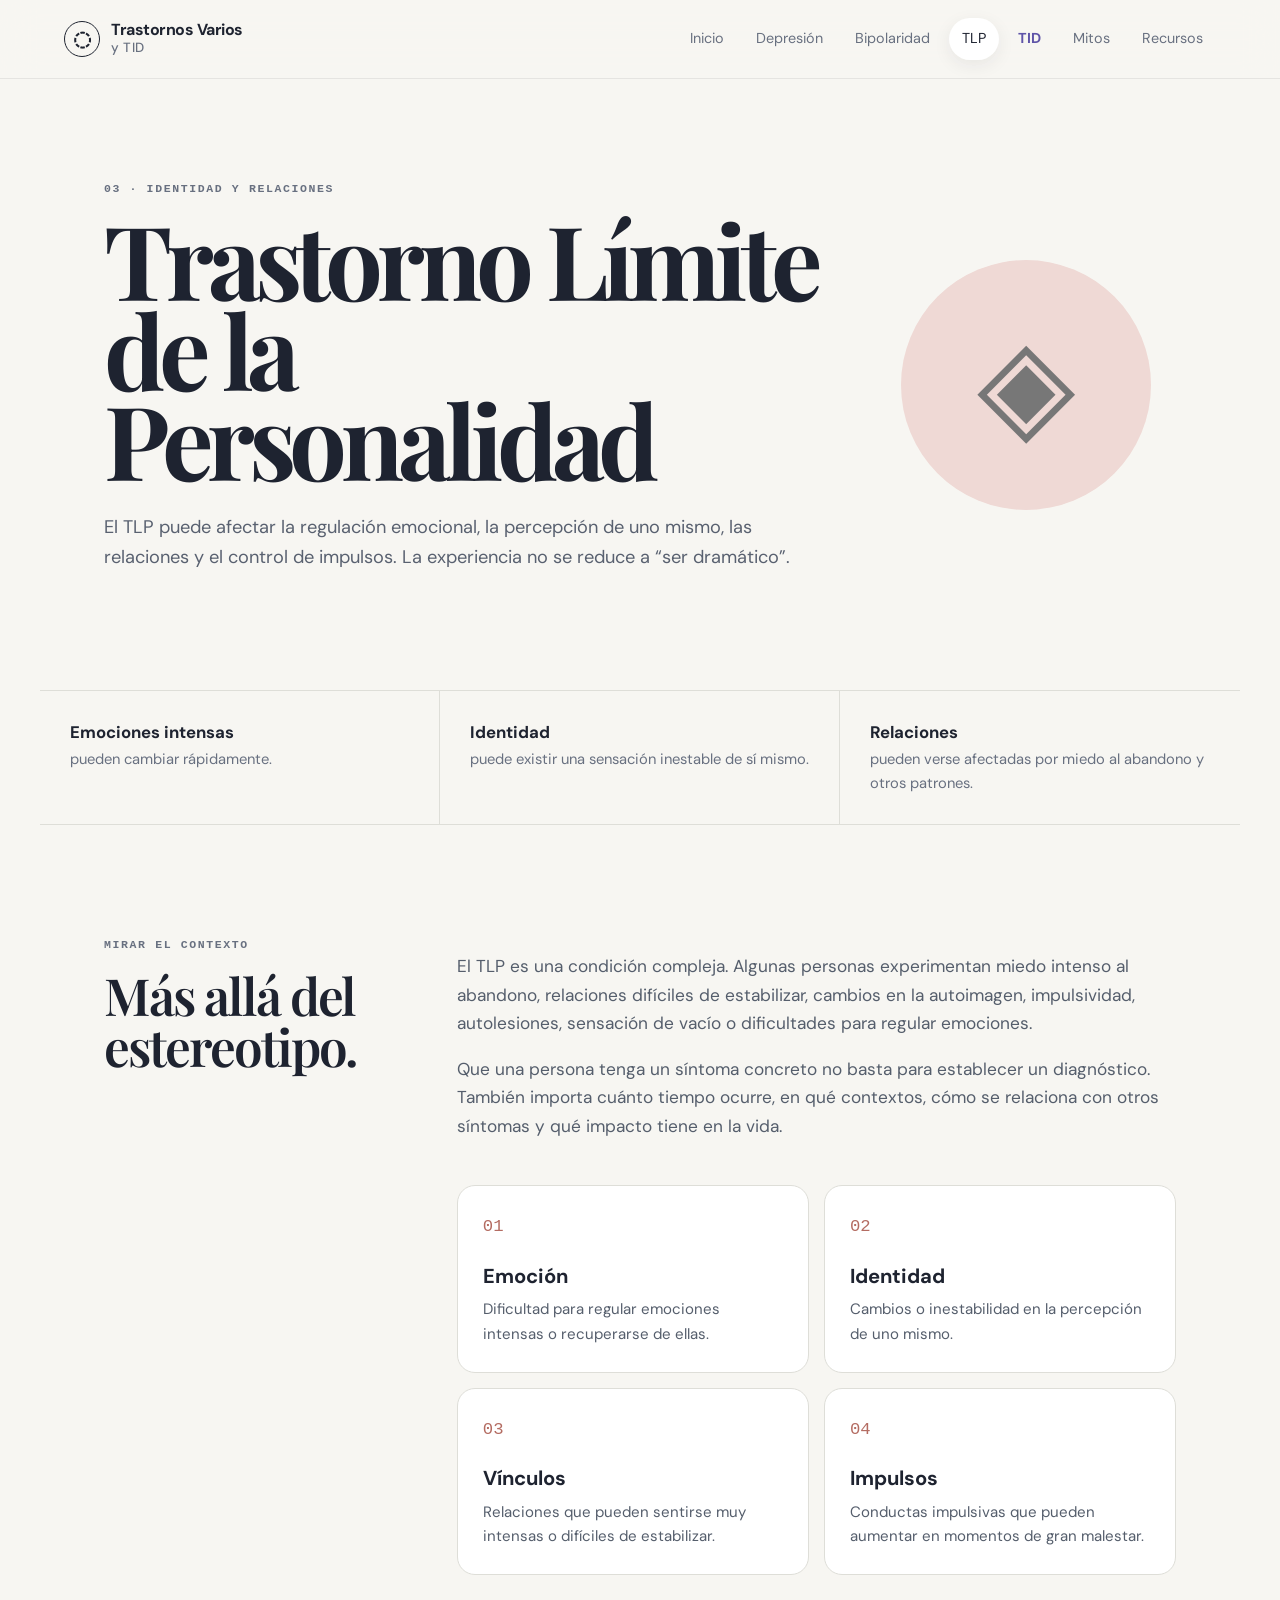
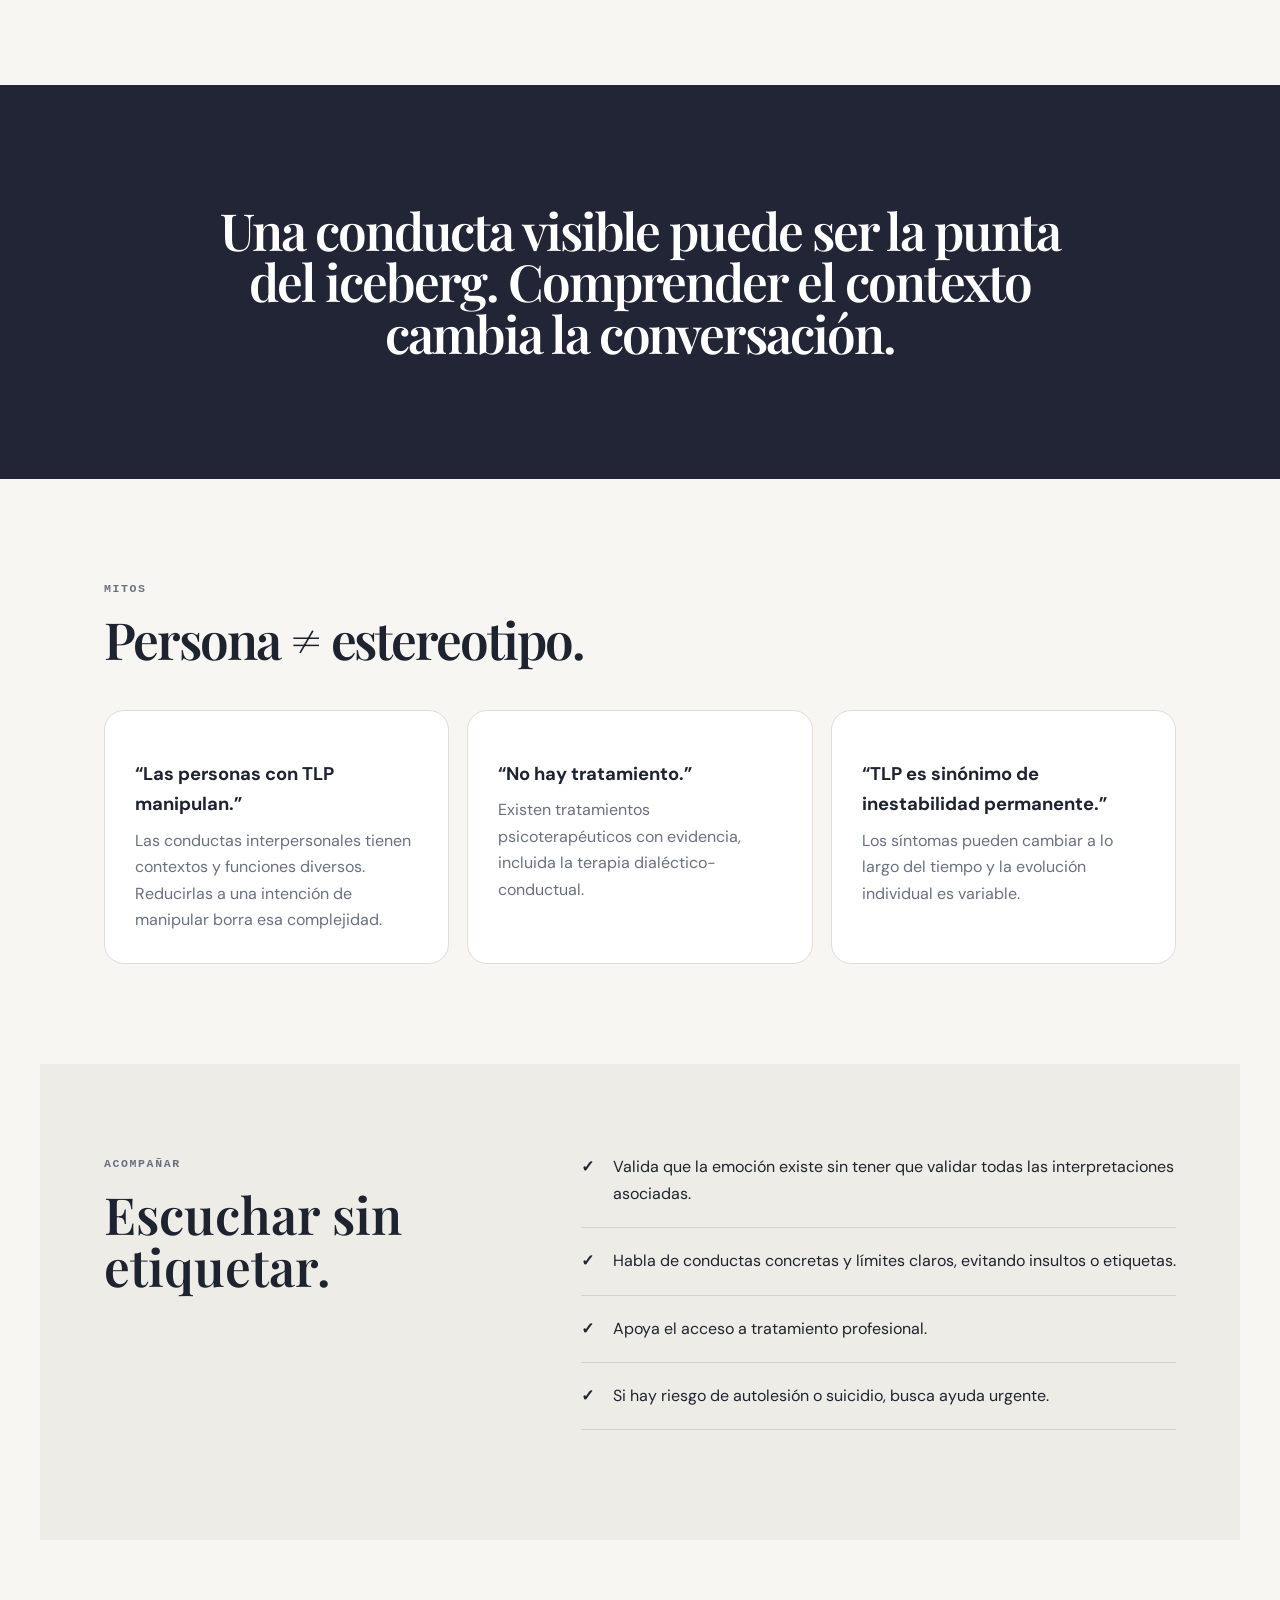
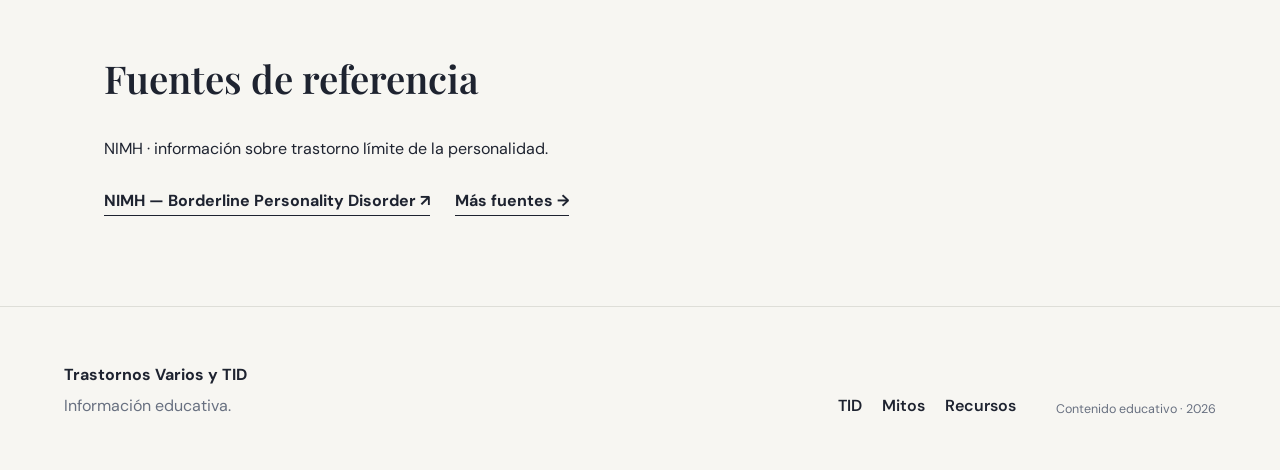
<file: tlp.html>
<!doctype html><html lang="es"><head><meta charset="utf-8"><meta name="viewport" content="width=device-width,initial-scale=1"><meta name="description" content="Información educativa sobre trastorno límite de la personalidad."><title>TLP · Trastornos Varios</title><link rel="preconnect" href="https://fonts.googleapis.com"><link rel="preconnect" href="https://fonts.gstatic.com" crossorigin><link href="https://fonts.googleapis.com/css2?family=DM+Sans:wght@400;500;600;700&family=Playfair+Display:wght@600;700&display=swap" rel="stylesheet"><link rel="stylesheet" href="css/style.css"><link rel="stylesheet" href="css/pages.css"></head><body class="page-tlp"><div class="progress" id="progress"></div><header class="site-header"><a class="brand" href="index.html"><span class="brand-mark">◌</span><span>Trastornos Varios<br><small>y TID</small></span></a><button class="menu-toggle" aria-label="Abrir menú">☰</button><nav class="main-nav"><a href="index.html">Inicio</a><a href="depresion.html">Depresión</a><a href="bipolaridad.html">Bipolaridad</a><a class="active" href="tlp.html">TLP</a><a class="tid-link" href="tid.html">TID</a><a href="mitos.html">Mitos</a><a href="recursos.html">Recursos</a></nav></header>
<main><section class="page-hero reveal"><div><p class="eyebrow">03 · IDENTIDAD Y RELACIONES</p><h1>Trastorno Límite de la Personalidad</h1><p class="lead">El TLP puede afectar la regulación emocional, la percepción de uno mismo, las relaciones y el control de impulsos. La experiencia no se reduce a “ser dramático”.</p></div><div class="hero-symbol">◈</div></section>
<section class="fact-band reveal"><div><strong>Emociones intensas</strong><span>pueden cambiar rápidamente.</span></div><div><strong>Identidad</strong><span>puede existir una sensación inestable de sí mismo.</span></div><div><strong>Relaciones</strong><span>pueden verse afectadas por miedo al abandono y otros patrones.</span></div></section>
<section class="content-two reveal"><div class="sticky-title"><p class="eyebrow">MIRAR EL CONTEXTO</p><h2>Más allá del estereotipo.</h2></div><div class="prose"><p>El TLP es una condición compleja. Algunas personas experimentan miedo intenso al abandono, relaciones difíciles de estabilizar, cambios en la autoimagen, impulsividad, autolesiones, sensación de vacío o dificultades para regular emociones.</p><p>Que una persona tenga un síntoma concreto no basta para establecer un diagnóstico. También importa cuánto tiempo ocurre, en qué contextos, cómo se relaciona con otros síntomas y qué impacto tiene en la vida.</p><div class="info-grid"><article><span>01</span><h3>Emoción</h3><p>Dificultad para regular emociones intensas o recuperarse de ellas.</p></article><article><span>02</span><h3>Identidad</h3><p>Cambios o inestabilidad en la percepción de uno mismo.</p></article><article><span>03</span><h3>Vínculos</h3><p>Relaciones que pueden sentirse muy intensas o difíciles de estabilizar.</p></article><article><span>04</span><h3>Impulsos</h3><p>Conductas impulsivas que pueden aumentar en momentos de gran malestar.</p></article></div></div></section>
<section class="quote-section reveal"><blockquote>Una conducta visible puede ser la punta del iceberg. Comprender el contexto cambia la conversación.</blockquote></section>
<section class="myth-section reveal"><div class="section-heading"><div><p class="eyebrow">MITOS</p><h2>Persona ≠ estereotipo.</h2></div></div><div class="myth-grid"><article><b>“Las personas con TLP manipulan.”</b><p>Las conductas interpersonales tienen contextos y funciones diversos. Reducirlas a una intención de manipular borra esa complejidad.</p></article><article><b>“No hay tratamiento.”</b><p>Existen tratamientos psicoterapéuticos con evidencia, incluida la terapia dialéctico-conductual.</p></article><article><b>“TLP es sinónimo de inestabilidad permanente.”</b><p>Los síntomas pueden cambiar a lo largo del tiempo y la evolución individual es variable.</p></article></div></section>
<section class="support reveal"><div><p class="eyebrow">ACOMPAÑAR</p><h2>Escuchar sin etiquetar.</h2></div><ul class="check-list"><li>Valida que la emoción existe sin tener que validar todas las interpretaciones asociadas.</li><li>Habla de conductas concretas y límites claros, evitando insultos o etiquetas.</li><li>Apoya el acceso a tratamiento profesional.</li><li>Si hay riesgo de autolesión o suicidio, busca ayuda urgente.</li></ul></section>
<section class="sources reveal"><h2>Fuentes de referencia</h2><p>NIMH · información sobre trastorno límite de la personalidad.</p><a href="https://www.nimh.nih.gov/health/publications/borderline-personality-disorder" target="_blank" rel="noopener noreferrer">NIMH — Borderline Personality Disorder ↗</a><a href="recursos.html">Más fuentes →</a></section></main><footer class="site-footer"><div><strong>Trastornos Varios y TID</strong><p>Información educativa.</p></div><div class="footer-links"><a href="tid.html">TID</a><a href="mitos.html">Mitos</a><a href="recursos.html">Recursos</a></div><p class="copyright">Contenido educativo · 2026</p></footer><script src="js/main.js"></script><script src="js/interactions.js"></script></body></html>
</file>
<file: css/style.css>
:root{--ink:#1e2330;--muted:#687080;--paper:#f7f6f2;--white:#fff;--line:#deded8;--accent:#6f63c6;--shadow:0 22px 70px rgba(30,35,48,.10);--radius:28px}*{box-sizing:border-box}html{scroll-behavior:smooth}body{margin:0;background:var(--paper);color:var(--ink);font-family:'DM Sans',sans-serif;line-height:1.65}a{color:inherit;text-decoration:none}button{font:inherit}::selection{background:#d9d4ff}.progress{position:fixed;z-index:1000;top:0;left:0;width:0;height:3px;background:var(--accent)}.site-header{position:sticky;top:0;z-index:100;background:rgba(247,246,242,.88);backdrop-filter:blur(18px);border-bottom:1px solid rgba(30,35,48,.08);display:flex;align-items:center;justify-content:space-between;padding:18px 5vw}.brand{display:flex;align-items:center;gap:11px;font-weight:700;line-height:1.05;letter-spacing:-.03em}.brand small{font-weight:500;color:var(--muted);letter-spacing:.04em}.brand-mark{width:36px;height:36px;border:1px solid currentColor;border-radius:50%;display:grid;place-items:center;font-size:21px}.main-nav{display:flex;gap:6px;align-items:center}.main-nav a{padding:9px 13px;border-radius:999px;font-size:.9rem;color:var(--muted);transition:.2s}.main-nav a:hover,.main-nav a.active{background:#fff;color:var(--ink);box-shadow:0 5px 18px rgba(30,35,48,.07)}.main-nav .tid-link{color:#5f54a8;font-weight:700}.menu-toggle{display:none;border:0;background:transparent;font-size:1.5rem}.hero{max-width:1240px;margin:auto;padding:100px 5vw 120px;display:grid;grid-template-columns:1.05fr .95fr;align-items:center;gap:50px;min-height:680px}.eyebrow,.tid-label{font-family:'Space Mono',monospace;font-size:.72rem;letter-spacing:.14em;font-weight:700;color:var(--muted);margin:0 0 16px}.hero h1,.page-hero h1{font:700 clamp(3.8rem,8vw,7.8rem)/.88 'Playfair Display',serif;letter-spacing:-.06em;margin:0 0 28px}.hero h1 em{font-weight:600;color:#6b61a9}.lead{font-size:1.14rem;max-width:650px;color:#596170}.hero-actions{display:flex;gap:20px;align-items:center;margin-top:35px}.btn{display:inline-flex;align-items:center;gap:16px;padding:14px 20px;border-radius:999px;font-weight:700;border:1px solid transparent}.btn-primary{background:var(--ink);color:#fff}.btn-outline{border-color:var(--ink)}.text-link{font-weight:700}.hero-art{min-height:460px;position:relative;border-radius:48% 52% 45% 55%;background:#e9e6de;overflow:hidden}.orb{position:absolute;border-radius:50%;filter:blur(.2px)}.orb-a{width:300px;height:300px;background:#c6c1e7;top:50px;left:70px}.orb-b{width:240px;height:240px;background:#b9d5cf;bottom:50px;right:60px}.orb-c{width:150px;height:150px;background:#e7c9bd;top:170px;right:90px}.hero-note{position:absolute;bottom:70px;left:55px;background:rgba(255,255,255,.76);padding:18px 20px;border:1px solid rgba(255,255,255,.8);backdrop-filter:blur(12px);border-radius:18px;box-shadow:var(--shadow)}.intro-strip{border-block:1px solid var(--line);max-width:1200px;margin:auto;padding:55px 5vw;display:grid;grid-template-columns:1.2fr .8fr;gap:80px}.intro-strip>div{display:flex;gap:25px}.big-number{font:700 3.5rem/1 'Playfair Display',serif;color:#bbb6c8}.intro-strip h2{margin:0;font:600 clamp(1.7rem,3vw,2.8rem)/1.05 'Playfair Display',serif}.intro-strip p{color:var(--muted)}.section{max-width:1240px;margin:auto;padding:110px 5vw}.section-heading{display:grid;grid-template-columns:1fr .8fr;gap:60px;align-items:end;margin-bottom:45px}.section-heading h2,.mini-about h2,.quote-section blockquote{font:600 clamp(2.1rem,4vw,4rem)/1 'Playfair Display',serif;letter-spacing:-.04em;margin:0}.section-heading>p{color:var(--muted)}.condition-grid{display:grid;grid-template-columns:repeat(2,1fr);gap:18px}.condition-card{position:relative;min-height:360px;padding:38px;border-radius:var(--radius);overflow:hidden;background:#fff;border:1px solid rgba(30,35,48,.06);box-shadow:0 10px 40px rgba(30,35,48,.05);transition:.3s}.condition-card:hover{transform:translateY(-6px);box-shadow:var(--shadow)}.condition-card h3{font:600 2.5rem/1 'Playfair Display',serif;margin:55px 0 15px}.condition-card p{max-width:500px;color:var(--muted)}.condition-card .card-number{position:absolute;right:28px;top:24px;font:700 1rem 'Space Mono',monospace;color:#aaa}.card-icon{font-size:3.3rem}.card-link{display:inline-block;margin-top:20px;font-weight:700}.condition-card.depression{background:#e9f0f3}.condition-card.bipolar{background:#eeeaf8}.condition-card.tlp{background:#f6e9e7}.condition-card.tid{background:#222536;color:#f8f7f2}.condition-card.tid p{color:#c5c7d1}.condition-card.tid .card-number{color:#858aa0}.mini-label{font-family:'Space Mono',monospace;font-size:.7rem!important;letter-spacing:.12em}.quote-section{padding:120px 5vw;background:#222536;color:#fff;text-align:center}.quote-section blockquote{max-width:900px;margin:auto}.mini-about{max-width:1100px;margin:auto;padding:110px 5vw;display:grid;grid-template-columns:1fr 1fr;gap:70px}.mini-about>div:last-child p{color:var(--muted);margin-top:0}.site-footer{padding:55px 5vw;border-top:1px solid var(--line);display:grid;grid-template-columns:1fr auto auto;gap:40px;align-items:end}.site-footer p{color:var(--muted);margin:.3rem 0 0}.footer-links{display:flex;gap:20px}.footer-links a{font-weight:600}.copyright{font-size:.78rem}.reveal{opacity:0;transform:translateY(18px);transition:opacity .7s ease,transform .7s ease}.reveal.visible{opacity:1;transform:none}
</file>
<file: css/pages.css>
.page-hero{max-width:1200px;margin:auto;min-height:560px;padding:100px 5vw;display:grid;grid-template-columns:1fr 300px;align-items:center;gap:50px}.page-hero .lead{max-width:700px}.hero-symbol{width:250px;height:250px;border-radius:50%;display:grid;place-items:center;font-size:8rem;margin:auto;background:#e8e7e2;color:#777}.page-depresion{--accent:#5f8492}.page-depresion .hero-symbol{background:#dce8ec}.page-bipolar{--accent:#7568b7}.page-bipolar .hero-symbol{background:#e3ddf3}.page-tlp{--accent:#b46c62}.page-tlp .hero-symbol{background:#efd9d5}.fact-band{display:grid;grid-template-columns:repeat(3,1fr);border-block:1px solid var(--line);max-width:1200px;margin:auto}.fact-band>div{padding:28px 30px;border-right:1px solid var(--line)}.fact-band>div:last-child{border-right:0}.fact-band strong,.fact-band span{display:block}.fact-band strong{font-size:1.05rem}.fact-band span{color:var(--muted);font-size:.92rem}.content-two{max-width:1200px;margin:auto;padding:110px 5vw;display:grid;grid-template-columns:.55fr 1.45fr;gap:80px}.sticky-title h2{font:600 clamp(2.2rem,4vw,4rem)/1 'Playfair Display',serif;letter-spacing:-.04em;margin:0}.prose{font-size:1.08rem}.prose>p{max-width:800px}.prose p{color:#555e6c}.info-grid{display:grid;grid-template-columns:1fr 1fr;gap:15px;margin-top:45px}.info-grid article{background:#fff;border:1px solid var(--line);padding:25px;border-radius:18px}.info-grid span{font-family:'Space Mono',monospace;color:var(--accent)}.info-grid h3{margin:18px 0 4px}.info-grid p{font-size:.94rem;margin:0}.split-visual{max-width:1200px;margin:auto;display:grid;grid-template-columns:1fr 1fr;gap:18px;padding:0 5vw 100px}.mood-panel{min-height:360px;border-radius:30px;padding:45px;display:flex;flex-direction:column;justify-content:flex-end}.mood-panel span,.myth-grid article span,.myth-board article span{font:700 .68rem 'Space Mono',monospace;letter-spacing:.12em}.mood-panel h2{font:600 3rem/1 'Playfair Display',serif;margin:15px 0}.mood-panel p{max-width:520px}.mood-panel.low{background:#e4ebef}.mood-panel.high{background:#e9e1f4}.myth-section{max-width:1200px;margin:auto;padding:100px 5vw}.myth-grid{display:grid;grid-template-columns:repeat(3,1fr);gap:18px}.myth-grid article{background:#fff;border:1px solid var(--line);border-radius:20px;padding:30px}.myth-grid b{display:block;font-size:1.15rem;margin:18px 0 8px}.myth-grid p{color:var(--muted);margin:0}.support{max-width:1200px;margin:auto;padding:90px 5vw;display:grid;grid-template-columns:.8fr 1.2fr;gap:80px;background:#eeece6}.support h2{font:600 clamp(2.2rem,4vw,3.7rem)/1 'Playfair Display',serif;margin:0}.check-list{list-style:none;margin:0;padding:0}.check-list li{position:relative;padding:0 0 20px 32px;border-bottom:1px solid rgba(30,35,48,.12);margin-bottom:20px}.check-list li:before{content:'✓';position:absolute;left:0;font-weight:700}.sources{max-width:1200px;margin:auto;padding:80px 5vw}.sources h2{font:600 2.4rem 'Playfair Display',serif}.sources a{display:inline-block;margin:10px 25px 10px 0;font-weight:700;border-bottom:1px solid currentColor}.neutral .hero-symbol{background:#e7e4dd}.myth-board{max-width:1200px;margin:auto;padding:30px 5vw 120px;display:grid;grid-template-columns:1fr 1fr;gap:18px}.myth-board article{padding:38px;border-radius:24px;background:#fff;border:1px solid var(--line)}.myth-board article:nth-child(2n){background:#222536;color:#fff}.myth-board p{color:var(--muted)}.myth-board article:nth-child(2n) p{color:#c9cbd3}.myth-board h2{font:600 2rem/1.05 'Playfair Display',serif}.resource-grid{max-width:1200px;margin:auto;padding:30px 5vw 90px;display:grid;grid-template-columns:repeat(3,1fr);gap:18px}.resource-card{padding:32px;border-radius:22px;background:#fff;border:1px solid var(--line);min-height:250px;transition:.25s}.resource-card:hover{transform:translateY(-4px);box-shadow:var(--shadow)}.resource-card span{font:700 .7rem 'Space Mono',monospace;letter-spacing:.12em;color:var(--accent)}.resource-card h2{font:600 2rem 'Playfair Display',serif;margin:15px 0 8px}.resource-card p{color:var(--muted)}.resource-card b{display:block;margin-top:20px}.featured-resource{background:#e8e4f4}.emergency-note,.disclaimer{max-width:1200px;margin:0 auto 30px;padding:40px 5vw;border-radius:24px}.emergency-note{background:#f0e0dc}.disclaimer{background:#ecebe5;margin-bottom:100px}.emergency-note h2,.disclaimer h2{font:600 2rem 'Playfair Display',serif;margin-top:0}.emergency-note p,.disclaimer p{color:#5f6672}@media(max-width:900px){.main-nav{position:absolute;top:73px;left:0;right:0;display:none;flex-direction:column;align-items:stretch;background:rgba(247,246,242,.98);padding:12px 5vw 18px;border-bottom:1px solid var(--line)}.main-nav.open{display:flex}.main-nav a{padding:12px}.menu-toggle{display:block}.hero,.page-hero{grid-template-columns:1fr;padding-top:70px}.hero-art{min-height:340px}.condition-grid,.myth-grid,.resource-grid{grid-template-columns:1fr 1fr}.section-heading,.intro-strip,.mini-about,.content-two,.support{grid-template-columns:1fr;gap:30px}.split-visual,.myth-board{grid-template-columns:1fr}.fact-band{grid-template-columns:1fr}.fact-band>div{border-right:0;border-bottom:1px solid var(--line)}.fact-band>div:last-child{border-bottom:0}.site-footer{grid-template-columns:1fr}.copyright{grid-column:auto}}@media(max-width:600px){.hero{min-height:auto;padding-bottom:80px}.hero h1,.page-hero h1{font-size:4rem}.condition-grid,.myth-grid,.resource-grid,.info-grid{grid-template-columns:1fr}.condition-card{min-height:310px}.hero-art{min-height:280px}.intro-strip>div{display:block}.big-number{display:block;margin-bottom:15px}.site-footer{padding-bottom:30px}.footer-links{flex-wrap:wrap}.page-hero{min-height:auto;padding-bottom:70px}.hero-symbol{width:180px;height:180px;font-size:6rem}.support{padding:70px 5vw}}
</file>
<file: css/tid.css>
.page-tid{--accent:#a9a0ff;background:#171923;color:#ececf2}.page-tid .site-header{background:rgba(23,25,35,.88);border-color:rgba(255,255,255,.09);color:#eee}.page-tid .brand small,.page-tid .main-nav a{color:#a9adbc}.page-tid .main-nav a:hover,.page-tid .main-nav a.active{background:#292c3a;color:#fff}.page-tid .tid-link{color:#c4bdff}.tid-hero{max-width:1240px;margin:auto;padding:95px 5vw 110px}.tid-kicker,.mono{font:700 .7rem 'Space Mono',monospace;letter-spacing:.15em;color:#918aa8}.tid-hero-grid{display:grid;grid-template-columns:1fr 1fr;gap:70px;align-items:center}.tid-hero h1{font:700 clamp(6rem,16vw,13rem)/.75 'Playfair Display',serif;letter-spacing:-.09em;margin:30px 0 20px}.tid-subtitle{font:600 clamp(2rem,4vw,4rem)/1 'Playfair Display',serif;letter-spacing:-.04em}.tid-subtitle em{color:#aaa2ff}.page-tid .lead{color:#aeb2c1}.btn-tid{background:#aaa2ff;color:#171923}.mirror-art{height:530px;position:relative;display:grid;place-items:center}.mirror{position:absolute;border:1px solid #5f6275;background:linear-gradient(135deg,rgba(170,162,255,.14),rgba(255,255,255,.02));box-shadow:inset 0 0 70px rgba(170,162,255,.08)}.m1{width:310px;height:440px;transform:rotate(-8deg);border-radius:48% 48% 43% 43%}.m2{width:260px;height:400px;transform:rotate(7deg);border-radius:52% 44% 47% 42%}.m3{width:200px;height:360px;transform:rotate(-2deg);border-radius:50%}.mirror-art span{position:relative;text-align:center;font:700 1rem 'Space Mono',monospace;letter-spacing:.08em;line-height:1.7;color:#d7d3ef}.tid-manifesto{border-block:1px solid #343746;padding:90px 5vw;text-align:center;max-width:1100px;margin:auto}.tid-manifesto h2{font:600 clamp(2.5rem,5vw,5rem)/1 'Playfair Display',serif;letter-spacing:-.05em;margin:15px 0}.tid-manifesto p:last-child{max-width:760px;margin:25px auto 0;color:#aeb2c1;font-size:1.08rem}.tid-section{max-width:1200px;margin:auto;padding:120px 5vw;display:grid;grid-template-columns:.45fr 1.55fr;gap:70px;border-bottom:1px solid #343746}.tid-section.reverse{grid-template-columns:.55fr 1.45fr}.tid-content h2,.dissociation-copy h2,.identity-layers h2,.fiction-section h2,.tid-language h2,.tid-sources h2{font:600 clamp(2.4rem,5vw,4.8rem)/.98 'Playfair Display',serif;letter-spacing:-.05em;margin:0 0 25px}.tid-content p,.dissociation-copy>p,.identity-layers>div>p{color:#b4b8c7;font-size:1.08rem}.tid-callout{border-left:2px solid #aaa2ff;padding:20px 25px;background:#20222f;margin-top:35px;color:#cdd0db}.dissociation-panel{max-width:1200px;margin:auto;padding:120px 5vw;display:grid;grid-template-columns:.45fr 1.55fr;gap:70px;background:#1c1f2a}.signal-list{margin-top:45px;display:grid;grid-template-columns:repeat(3,1fr);gap:12px}.signal-list>div{padding:22px;border:1px solid #383b4c;border-radius:18px}.signal-list span{font:700 .65rem 'Space Mono',monospace;color:#aaa2ff}.signal-list p{color:#aeb2c1;font-size:.9rem}.memory-demo{margin-top:50px;padding:28px;background:#20222f;border:1px solid #383b4c;border-radius:18px;display:grid;grid-template-columns:auto 1fr auto;align-items:center;gap:15px}.memory-demo>span{font:700 .7rem 'Space Mono',monospace;color:#aaa2ff}.memory-line{height:2px;background:#55596c;display:flex;gap:8px}.memory-line i{display:block;flex:1;height:8px;margin-top:-3px;background:#aaa2ff;border-radius:4px}.memory-line i.gap{opacity:.12;transform:scaleX(.35)}.memory-demo small{grid-column:1/-1;color:#858a9c}.identity-layers{max-width:1200px;margin:auto;padding:120px 5vw;display:grid;grid-template-columns:.45fr 1.55fr;gap:70px}.layer-cards{display:grid;grid-template-columns:repeat(3,1fr);gap:12px;margin-top:40px}.layer-cards article{padding:24px;border:1px solid #383b4c;border-radius:18px}.layer-cards b{display:block;color:#aaa2ff;margin-bottom:10px}.layer-cards span{color:#aeb2c1;font-size:.9rem}.inside-outside{max-width:1200px;margin:auto;padding:30px 5vw 120px;display:grid;grid-template-columns:1fr 1fr;gap:18px}.inside-outside>div{padding:45px;border-radius:25px;min-height:310px}.inside{background:#242536}.outside{background:#e9e6de;color:#1e2330}.inside-outside span,.fiction-grid span,.language-grid span{font:700 .67rem 'Space Mono',monospace;letter-spacing:.12em}.inside h2,.outside h2{font:600 2.6rem 'Playfair Display',serif;line-height:1;margin:25px 0 15px}.inside p{color:#b4b8c7}.outside p{color:#626876}.fiction-section{max-width:1200px;margin:auto;padding:120px 5vw}.fiction-grid{display:grid;grid-template-columns:1fr 1fr;gap:18px}.fiction-grid article{padding:32px;border:1px solid #383b4c;border-radius:20px}.fiction-grid article:nth-child(2),.fiction-grid article:nth-child(3){background:#222532}.fiction-grid h3{font:600 1.6rem/1.1 'Playfair Display',serif}.fiction-grid p{color:#aeb2c1}.tid-myths{background:#1b1d27}.tid-myths .section-heading h2{color:#eee}.accordion{max-width:900px}.accordion-btn{width:100%;text-align:left;border:0;border-bottom:1px solid #383b4c;background:transparent;color:#eee;padding:24px 0;font-weight:700;display:flex;justify-content:space-between;cursor:pointer}.accordion-panel{display:grid;grid-template-rows:0fr;transition:.3s}.accordion-panel p{overflow:hidden;color:#aeb2c1;margin:0}.accordion-panel.open{grid-template-rows:1fr}.accordion-panel.open p{padding:15px 0 25px}.diagnosis-treatment{max-width:1200px;margin:auto;padding:110px 5vw;display:grid;grid-template-columns:1fr 1fr;gap:18px}.dt-card{padding:42px;border:1px solid #383b4c;border-radius:24px;background:#1d202b}.dt-card h2{font:600 2.1rem/1.05 'Playfair Display',serif}.dt-card p:last-child{color:#aeb2c1}.tid-support{background:#20222e;border-top:1px solid #343746;border-bottom:1px solid #343746}.tid-language{max-width:1200px;margin:auto;padding:110px 5vw}.language-grid{display:grid;grid-template-columns:1fr 1fr;gap:18px}.language-grid>div{padding:30px;border-radius:20px;background:#20222e}.language-grid>div:nth-child(2n){background:#e8e5de;color:#1e2330}.language-grid p{font:600 1.25rem/1.3 'Playfair Display',serif}.tid-sources{max-width:1200px;margin:auto;padding:110px 5vw;display:grid;grid-template-columns:.7fr 1.3fr;gap:60px}.source-list{display:grid;gap:10px}.source-list a{padding:22px;border:1px solid #383b4c;border-radius:16px;display:flex;justify-content:space-between;gap:20px}.source-list span{color:#aeb2c1}.tid-footer{background:#11131b;border-color:#343746}.tid-footer p{color:#8f94a6}.page-tid .reveal{transition-duration:.85s}@media(max-width:900px){.tid-hero-grid,.tid-section,.dissociation-panel,.identity-layers,.tid-sources,.diagnosis-treatment{grid-template-columns:1fr}.mirror-art{height:400px}.signal-list,.layer-cards{grid-template-columns:1fr}.inside-outside,.fiction-grid,.language-grid{grid-template-columns:1fr}.tid-section,.dissociation-panel,.identity-layers,.fiction-section,.tid-language,.tid-sources{padding-top:80px;padding-bottom:80px}}@media(max-width:600px){.tid-hero h1{font-size:7rem}.tid-subtitle{font-size:2rem}.mirror-art{height:320px}.m1{width:210px;height:300px}.m2{width:180px;height:270px}.m3{width:140px;height:240px}.source-list a{display:block}.source-list span{display:block;margin-top:8px}}
</file>
